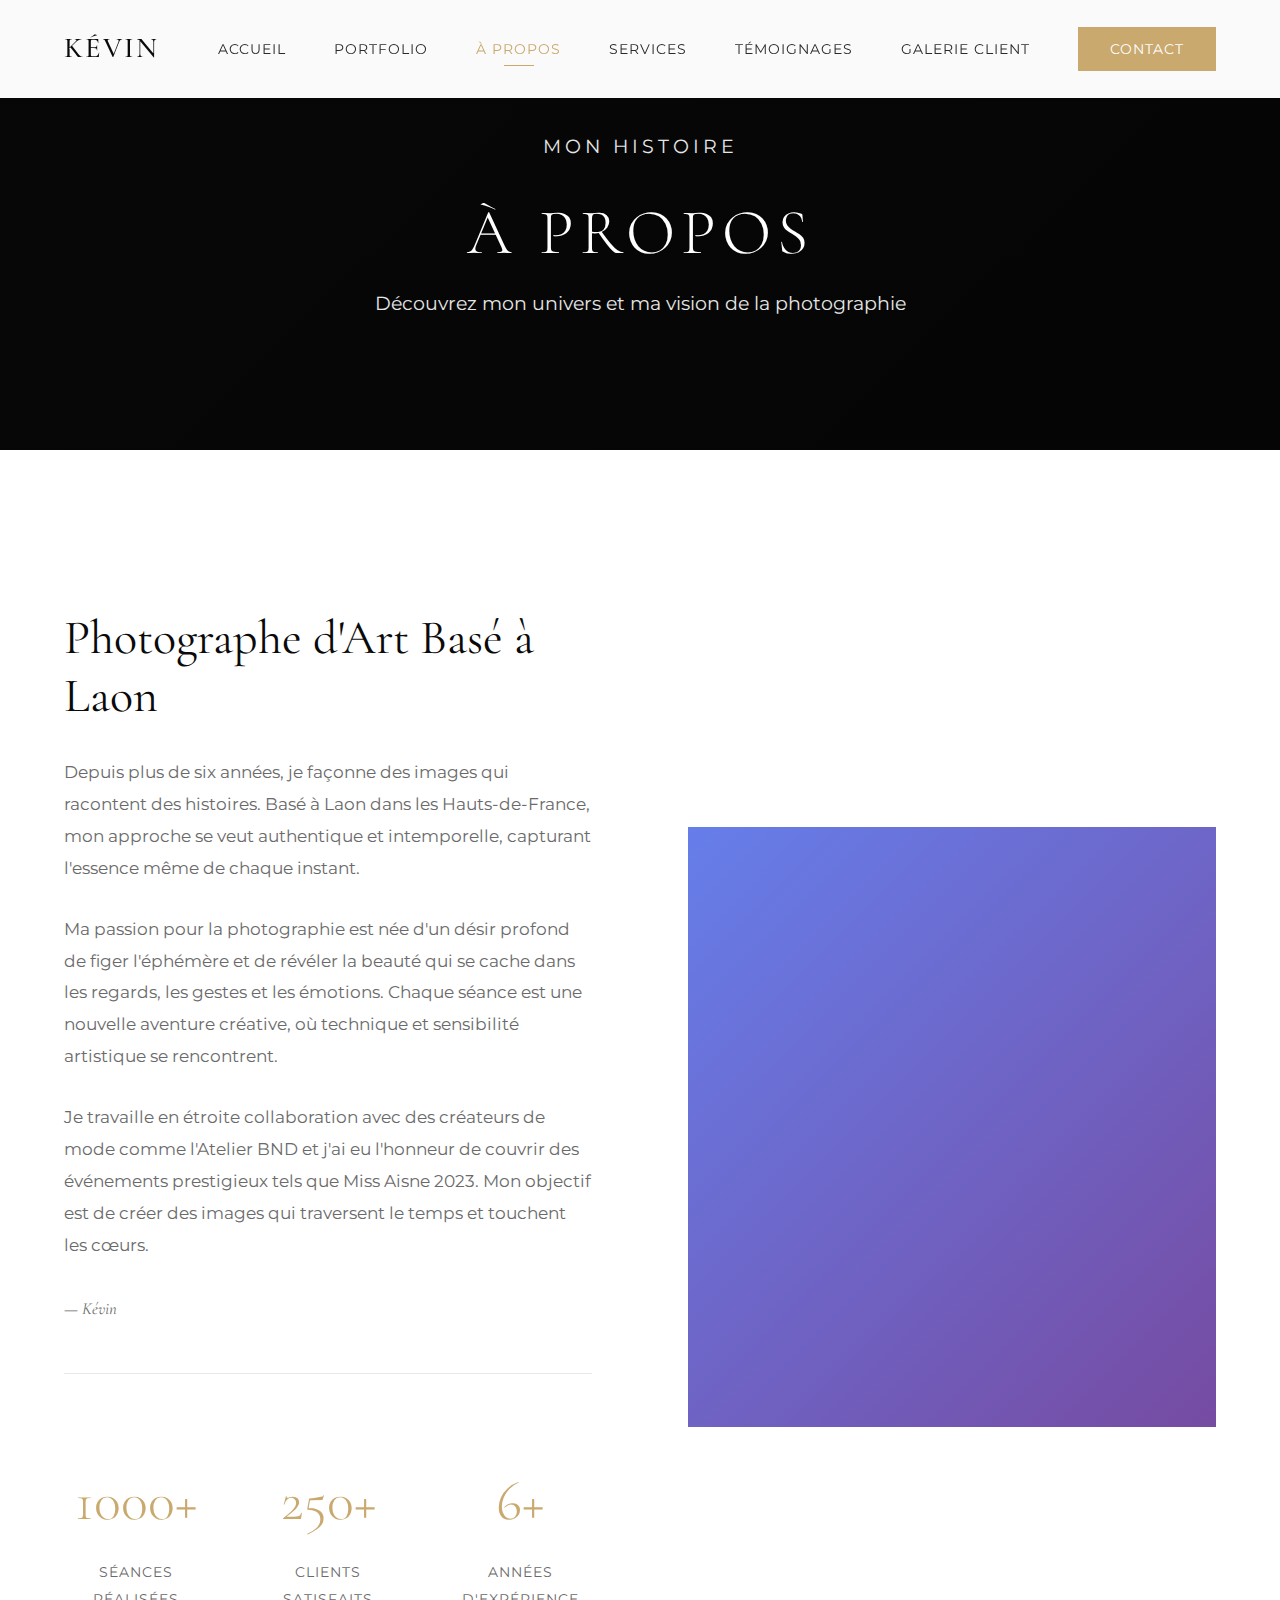
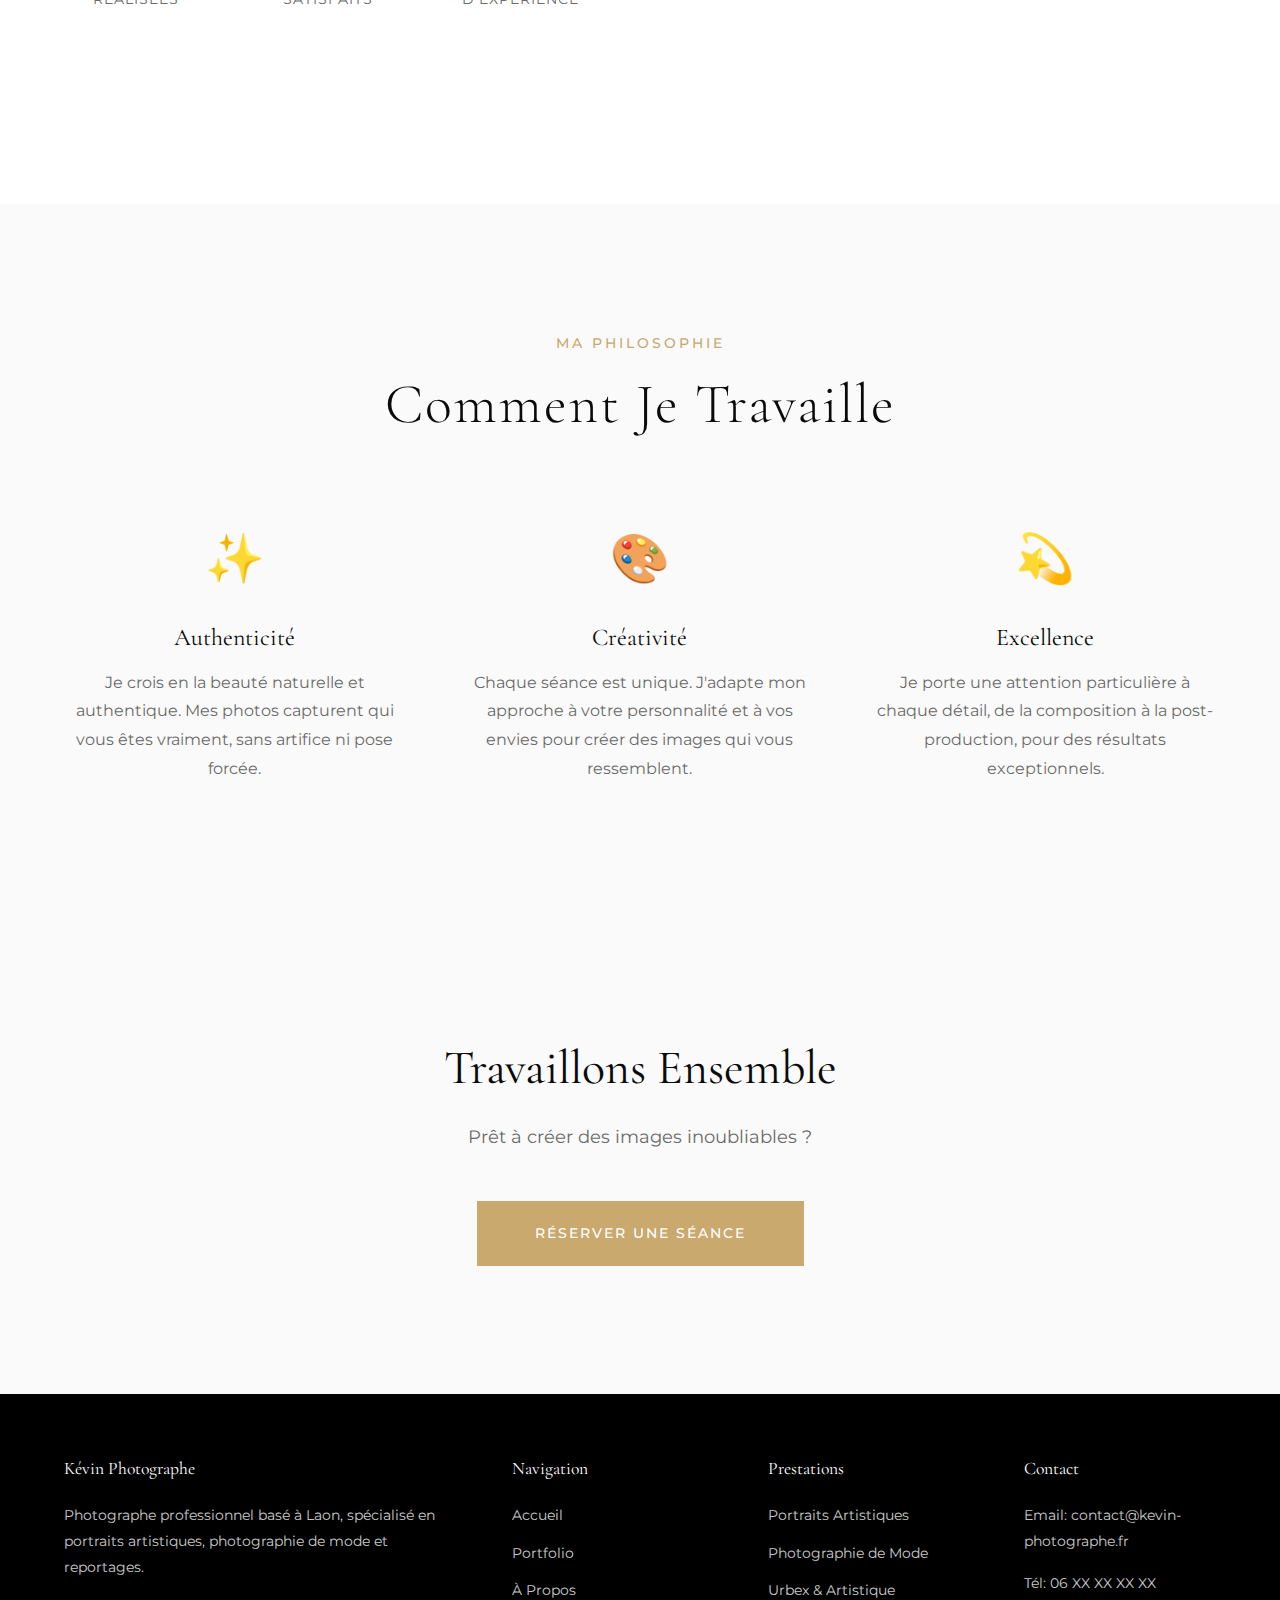
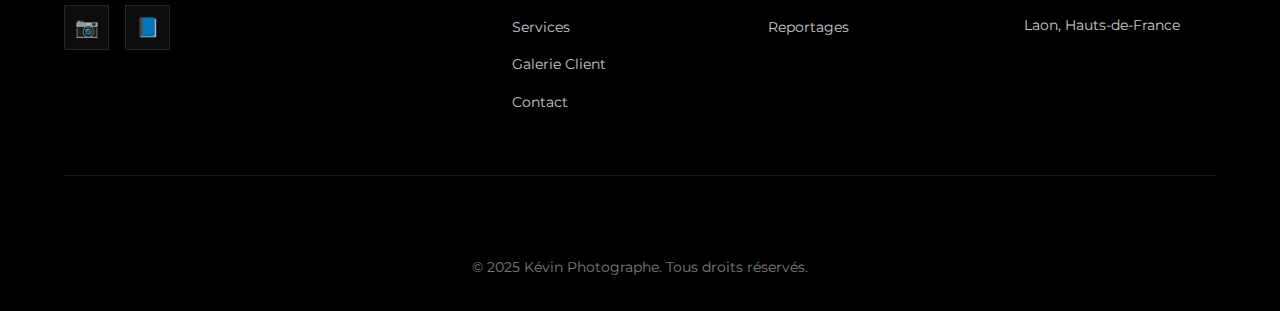
<file: a-propos.html>
<!DOCTYPE html>
<html lang="fr">
<head>
    <meta charset="UTF-8">
    <meta name="viewport" content="width=device-width, initial-scale=1.0">
    <title>À Propos - Kévin Photographe</title>
    <meta name="description" content="Découvrez mon parcours, ma philosophie et mon approche de la photographie artistique.">
    <link rel="preconnect" href="https://fonts.googleapis.com">
    <link rel="preconnect" href="https://fonts.gstatic.com" crossorigin>
    <link href="https://fonts.googleapis.com/css2?family=Cormorant+Garamond:wght@300;400;500;600&family=Montserrat:wght@300;400;500;600;700&display=swap" rel="stylesheet">
    <link rel="stylesheet" href="styles.css">
    <style>
        .about-content {
            display: grid;
            grid-template-columns: 1fr 1fr;
            gap: 6rem;
            align-items: center;
            max-width: 1400px;
            margin: 0 auto;
        }

        .about-text {
            padding: 2rem 0;
        }

        .about-text h2 {
            font-size: 3rem;
            margin-bottom: 2rem;
            color: var(--primary-dark);
        }

        .about-text p {
            font-size: 1.05rem;
            line-height: 1.9;
            color: var(--text-light);
            margin-bottom: 1.8rem;
        }

        .about-signature {
            font-family: 'Cormorant Garamond', serif;
            font-size: 2rem;
            font-style: italic;
            color: var(--accent-gold);
            margin-top: 2rem;
        }

        .about-image {
            position: relative;
            height: 600px;
            overflow: hidden;
            background: linear-gradient(135deg, #667eea 0%, #764ba2 100%);
        }

        .about-image::after {
            content: '';
            position: absolute;
            top: 20px;
            left: 20px;
            right: -20px;
            bottom: -20px;
            border: 2px solid var(--accent-gold);
            z-index: -1;
        }

        .about-stats {
            display: grid;
            grid-template-columns: repeat(3, 1fr);
            gap: 3rem;
            margin-top: 3rem;
            padding-top: 3rem;
            border-top: 1px solid var(--border-light);
        }

        .stat-item {
            text-align: center;
        }

        .stat-number {
            font-family: 'Cormorant Garamond', serif;
            font-size: 3.5rem;
            font-weight: 300;
            color: var(--accent-gold);
            display: block;
            margin-bottom: 0.5rem;
        }

        .stat-label {
            color: var(--text-light);
            font-size: 0.85rem;
            letter-spacing: 1px;
            text-transform: uppercase;
        }

        .philosophy-section {
            background: var(--background-light);
        }

        .philosophy-grid {
            display: grid;
            grid-template-columns: repeat(3, 1fr);
            gap: 4rem;
            margin-top: 4rem;
        }

        .philosophy-card {
            text-align: center;
        }

        .philosophy-icon {
            font-size: 3rem;
            margin-bottom: 1.5rem;
        }

        .philosophy-card h3 {
            font-size: 1.5rem;
            margin-bottom: 1rem;
            color: var(--primary-dark);
        }

        .philosophy-card p {
            color: var(--text-light);
            line-height: 1.8;
        }

        @media (max-width: 968px) {
            .about-content,
            .philosophy-grid {
                grid-template-columns: 1fr;
            }

            .about-image {
                height: 400px;
            }

            .about-stats {
                grid-template-columns: 1fr;
            }
        }
    </style>
</head>
<body>
    <!-- Header -->
    <header id="header">
        <nav>
            <a href="index.html" class="logo">Kévin</a>
            <div class="menu-toggle" id="menuToggle">
                <span></span>
                <span></span>
                <span></span>
            </div>
            <ul class="nav-links" id="navLinks">
                <li><a href="index.html">Accueil</a></li>
                <li><a href="portfolio.html">Portfolio</a></li>
                <li><a href="a-propos.html" class="active">À Propos</a></li>
                <li><a href="services.html">Services</a></li>
                <li><a href="temoignages.html">Témoignages</a></li>
                <li><a href="galerie-client.html">Galerie Client</a></li>
                <li><a href="contact.html" class="cta-nav">Contact</a></li>
            </ul>
        </nav>
    </header>

    <!-- Page Header -->
    <section class="page-header">
        <div>
            <p class="hero-subtitle">Mon Histoire</p>
            <h1>À PROPOS</h1>
            <p>Découvrez mon univers et ma vision de la photographie</p>
        </div>
    </section>

    <!-- About Section -->
    <section>
        <div class="about-content">
            <div class="about-text">
                <h2>Photographe d'Art Basé à Laon</h2>
                <p>Depuis plus de six années, je façonne des images qui racontent des histoires. Basé à Laon dans les Hauts-de-France, mon approche se veut authentique et intemporelle, capturant l'essence même de chaque instant.</p>
                
                <p>Ma passion pour la photographie est née d'un désir profond de figer l'éphémère et de révéler la beauté qui se cache dans les regards, les gestes et les émotions. Chaque séance est une nouvelle aventure créative, où technique et sensibilité artistique se rencontrent.</p>
                
                <p>Je travaille en étroite collaboration avec des créateurs de mode comme l'Atelier BND et j'ai eu l'honneur de couvrir des événements prestigieux tels que Miss Aisne 2023. Mon objectif est de créer des images qui traversent le temps et touchent les cœurs.</p>
                
                <p class="about-signature">— Kévin</p>
                
                <div class="about-stats">
                    <div class="stat-item">
                        <span class="stat-number">1000+</span>
                        <span class="stat-label">Séances Réalisées</span>
                    </div>
                    <div class="stat-item">
                        <span class="stat-number">250+</span>
                        <span class="stat-label">Clients Satisfaits</span>
                    </div>
                    <div class="stat-item">
                        <span class="stat-number">6+</span>
                        <span class="stat-label">Années d'Expérience</span>
                    </div>
                </div>
            </div>
            
            <div class="about-image"></div>
        </div>
    </section>

    <!-- Philosophy Section -->
    <section class="philosophy-section">
        <div class="section-header">
            <p class="section-label">Ma Philosophie</p>
            <h2 class="section-title">Comment Je Travaille</h2>
        </div>

        <div class="philosophy-grid">
            <div class="philosophy-card">
                <div class="philosophy-icon">✨</div>
                <h3>Authenticité</h3>
                <p>Je crois en la beauté naturelle et authentique. Mes photos capturent qui vous êtes vraiment, sans artifice ni pose forcée.</p>
            </div>

            <div class="philosophy-card">
                <div class="philosophy-icon">🎨</div>
                <h3>Créativité</h3>
                <p>Chaque séance est unique. J'adapte mon approche à votre personnalité et à vos envies pour créer des images qui vous ressemblent.</p>
            </div>

            <div class="philosophy-card">
                <div class="philosophy-icon">💫</div>
                <h3>Excellence</h3>
                <p>Je porte une attention particulière à chaque détail, de la composition à la post-production, pour des résultats exceptionnels.</p>
            </div>
        </div>
    </section>

    <!-- CTA Section -->
    <section class="cta-section">
        <div class="cta-content">
            <h2>Travaillons Ensemble</h2>
            <p>Prêt à créer des images inoubliables ?</p>
            <a href="contact.html" class="cta-button">Réserver une séance</a>
        </div>
    </section>

    <!-- Footer -->
    <footer>
        <div class="footer-content">
            <div class="footer-section">
                <h3>Kévin Photographe</h3>
                <p>Photographe professionnel basé à Laon, spécialisé en portraits artistiques, photographie de mode et reportages.</p>
                <div class="social-links">
                    <a href="#" title="Instagram">📷</a>
                    <a href="#" title="Facebook">📘</a>
                </div>
            </div>

            <div class="footer-section">
                <h3>Navigation</h3>
                <a href="index.html">Accueil</a>
                <a href="portfolio.html">Portfolio</a>
                <a href="a-propos.html">À Propos</a>
                <a href="services.html">Services</a>
                <a href="galerie-client.html">Galerie Client</a>
                <a href="contact.html">Contact</a>
            </div>

            <div class="footer-section">
                <h3>Prestations</h3>
                <a href="services.html#portraits">Portraits Artistiques</a>
                <a href="services.html#mode">Photographie de Mode</a>
                <a href="services.html#urbex">Urbex & Artistique</a>
                <a href="services.html#reportages">Reportages</a>
            </div>

            <div class="footer-section">
                <h3>Contact</h3>
                <p>Email: contact@kevin-photographe.fr</p>
                <p>Tél: 06 XX XX XX XX</p>
                <p>Laon, Hauts-de-France</p>
            </div>
        </div>

        <div class="footer-bottom">
            <p>&copy; 2025 Kévin Photographe. Tous droits réservés.</p>
        </div>
    </footer>

    <script src="script.js"></script>
</body>
</html>
</file>
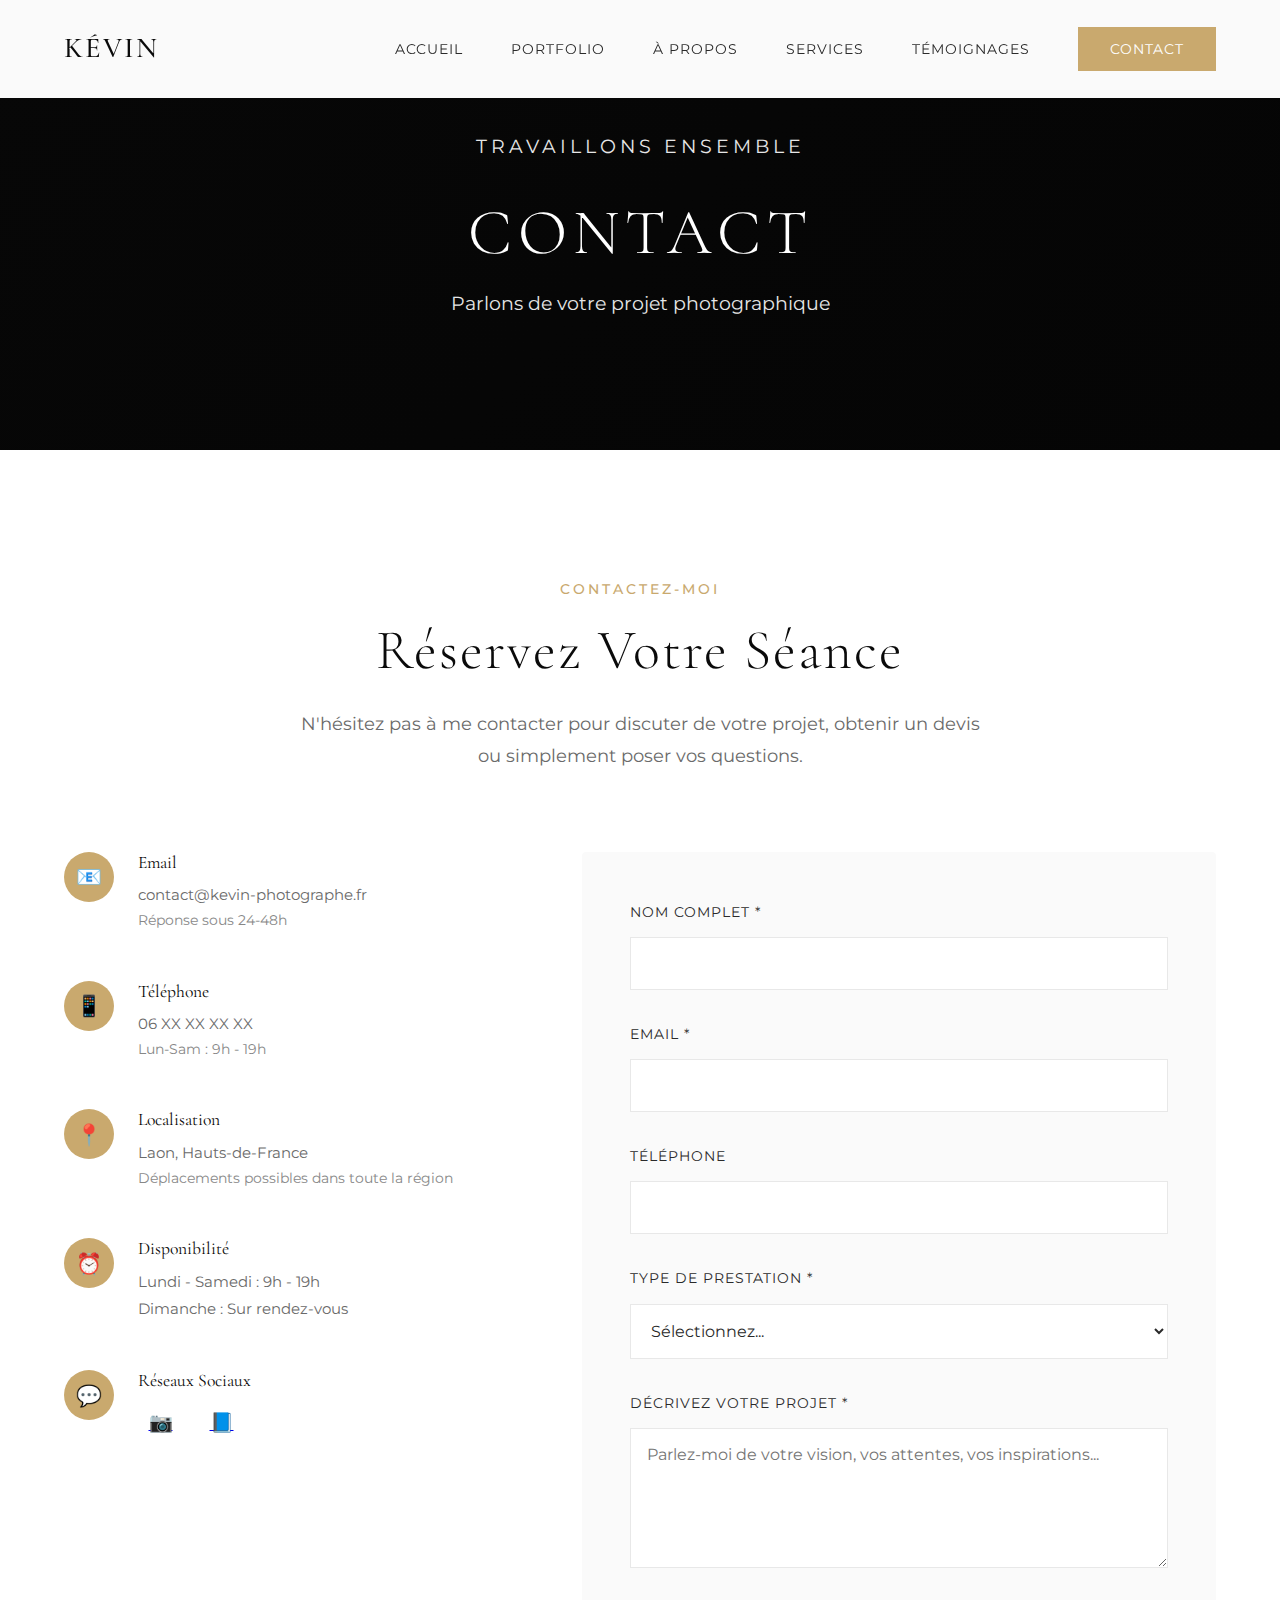
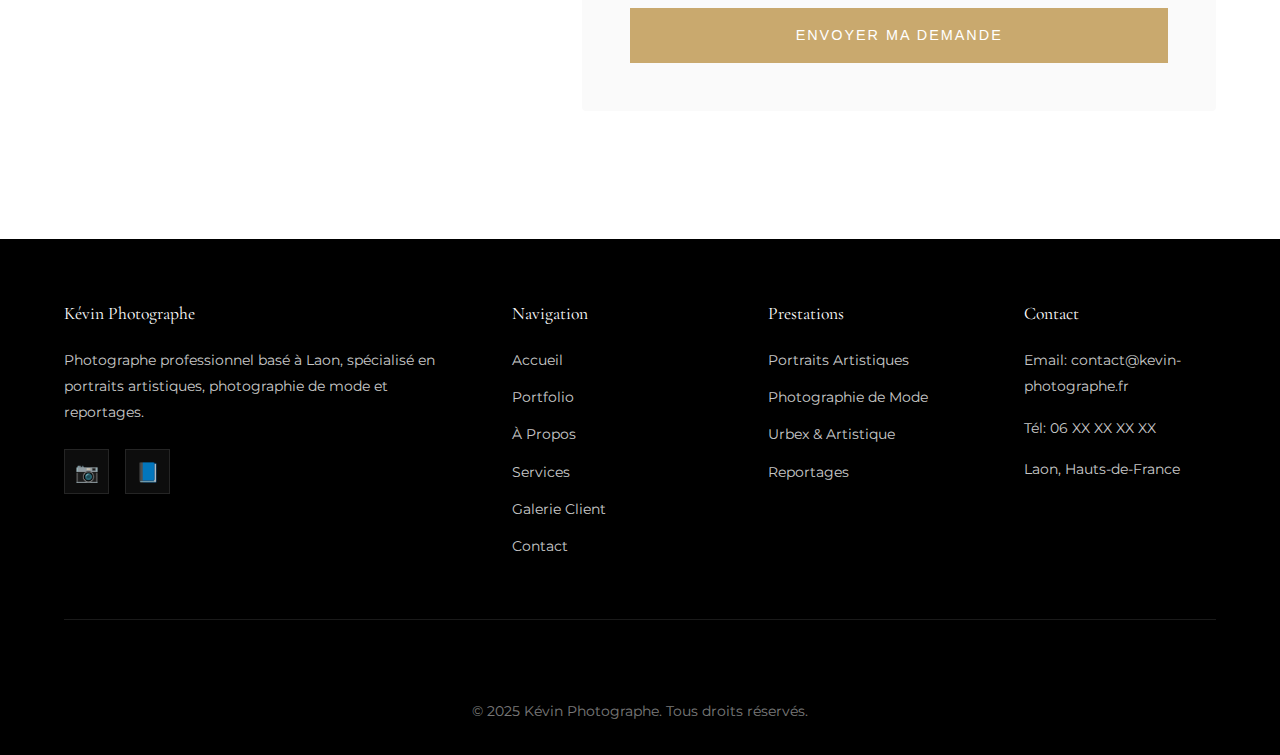
<file: contact.html>
<!DOCTYPE html>
<html lang="fr">
<head>
    <meta charset="UTF-8">
    <meta name="viewport" content="width=device-width, initial-scale=1.0">
    <title>Contact - Kévin Photographe</title>
    <meta name="description" content="Contactez-moi pour réserver une séance photo ou discuter de votre projet.">
    <link rel="preconnect" href="https://fonts.googleapis.com">
    <link rel="preconnect" href="https://fonts.gstatic.com" crossorigin>
    <link href="https://fonts.googleapis.com/css2?family=Cormorant+Garamond:wght@300;400;500;600&family=Montserrat:wght@300;400;500;600;700&display=swap" rel="stylesheet">
    <link rel="stylesheet" href="styles.css">
    <style>
        .contact-container {
            display: grid;
            grid-template-columns: 1fr 1.5fr;
            gap: 6rem;
            margin-top: 4rem;
            max-width: 1400px;
            margin-left: auto;
            margin-right: auto;
        }

        .contact-info {
            display: flex;
            flex-direction: column;
            gap: 3rem;
        }

        .contact-item {
            display: flex;
            align-items: flex-start;
            gap: 1.5rem;
        }

        .contact-icon {
            width: 50px;
            height: 50px;
            background: var(--accent-gold);
            border-radius: 50%;
            display: flex;
            align-items: center;
            justify-content: center;
            font-size: 1.3rem;
            flex-shrink: 0;
            color: white;
        }

        .contact-details h3 {
            font-size: 1.1rem;
            margin-bottom: 0.5rem;
            font-weight: 400;
            color: var(--primary-dark);
        }

        .contact-details p {
            color: var(--text-light);
            font-size: 0.95rem;
            line-height: 1.8;
        }

        .contact-form {
            background: var(--background-light);
            padding: 3rem;
            border-radius: 4px;
        }

        .form-group {
            margin-bottom: 2rem;
        }

        .form-group label {
            display: block;
            margin-bottom: 0.8rem;
            font-weight: 400;
            font-size: 0.9rem;
            letter-spacing: 1px;
            text-transform: uppercase;
            color: var(--text-dark);
        }

        .form-group input,
        .form-group select,
        .form-group textarea {
            width: 100%;
            padding: 1rem;
            background: white;
            border: 1px solid var(--border-light);
            color: var(--text-dark);
            font-family: inherit;
            font-size: 1rem;
            transition: all 0.3s ease;
        }

        .form-group input:focus,
        .form-group select:focus,
        .form-group textarea:focus {
            outline: none;
            border-color: var(--accent-gold);
        }

        .form-group textarea {
            resize: vertical;
            min-height: 140px;
        }

        .submit-btn {
            width: 100%;
            padding: 1.2rem;
            background: var(--accent-gold);
            color: white;
            border: none;
            font-size: 0.9rem;
            font-weight: 500;
            letter-spacing: 2px;
            text-transform: uppercase;
            cursor: pointer;
            transition: all 0.3s ease;
        }

        .submit-btn:hover {
            background: var(--accent-gold-dark);
            transform: translateY(-2px);
            box-shadow: 0 10px 30px rgba(201, 169, 110, 0.3);
        }

        @media (max-width: 968px) {
            .contact-container {
                grid-template-columns: 1fr;
                gap: 3rem;
            }

            .contact-form {
                padding: 2rem;
            }
        }
    </style>
</head>
<body>
    <!-- Header -->
    <header id="header">
        <nav>
            <a href="index.html" class="logo">Kévin</a>
            <div class="menu-toggle" id="menuToggle">
                <span></span>
                <span></span>
                <span></span>
            </div>
            <ul class="nav-links" id="navLinks">
                <li><a href="index.html">Accueil</a></li>
                <li><a href="portfolio.html">Portfolio</a></li>
                <li><a href="a-propos.html">À Propos</a></li>
                <li><a href="services.html">Services</a></li>
                <li><a href="temoignages.html">Témoignages</a></li>
                <li><a href="contact.html" class="active cta-nav">Contact</a></li>
            </ul>
        </nav>
    </header>

    <!-- Page Header -->
    <section class="page-header">
        <div>
            <p class="hero-subtitle">Travaillons Ensemble</p>
            <h1>CONTACT</h1>
            <p>Parlons de votre projet photographique</p>
        </div>
    </section>

    <!-- Contact Section -->
    <section>
        <div class="section-header">
            <p class="section-label">Contactez-Moi</p>
            <h2 class="section-title">Réservez Votre Séance</h2>
            <p class="section-subtitle">N'hésitez pas à me contacter pour discuter de votre projet, obtenir un devis ou simplement poser vos questions.</p>
        </div>
        
        <div class="contact-container">
            <div class="contact-info">
                <div class="contact-item">
                    <div class="contact-icon">📧</div>
                    <div class="contact-details">
                        <h3>Email</h3>
                        <p>contact@kevin-photographe.fr</p>
                        <p style="font-size: 0.85rem; opacity: 0.8;">Réponse sous 24-48h</p>
                    </div>
                </div>
                
                <div class="contact-item">
                    <div class="contact-icon">📱</div>
                    <div class="contact-details">
                        <h3>Téléphone</h3>
                        <p>06 XX XX XX XX</p>
                        <p style="font-size: 0.85rem; opacity: 0.8;">Lun-Sam : 9h - 19h</p>
                    </div>
                </div>
                
                <div class="contact-item">
                    <div class="contact-icon">📍</div>
                    <div class="contact-details">
                        <h3>Localisation</h3>
                        <p>Laon, Hauts-de-France</p>
                        <p style="font-size: 0.85rem; opacity: 0.8;">Déplacements possibles dans toute la région</p>
                    </div>
                </div>

                <div class="contact-item">
                    <div class="contact-icon">⏰</div>
                    <div class="contact-details">
                        <h3>Disponibilité</h3>
                        <p>Lundi - Samedi : 9h - 19h<br>Dimanche : Sur rendez-vous</p>
                    </div>
                </div>

                <div class="contact-item">
                    <div class="contact-icon">💬</div>
                    <div class="contact-details">
                        <h3>Réseaux Sociaux</h3>
                        <div class="social-links" style="margin-top: 0.5rem;">
                            <a href="#" title="Instagram">📷</a>
                            <a href="#" title="Facebook">📘</a>
                        </div>
                    </div>
                </div>
            </div>
            
            <div class="contact-form">
                <form id="bookingForm">
                    <div class="form-group">
                        <label for="name">Nom complet *</label>
                        <input type="text" id="name" name="name" required>
                    </div>
                    
                    <div class="form-group">
                        <label for="email">Email *</label>
                        <input type="email" id="email" name="email" required>
                    </div>
                    
                    <div class="form-group">
                        <label for="phone">Téléphone</label>
                        <input type="tel" id="phone" name="phone">
                    </div>
                    
                    <div class="form-group">
                        <label for="service">Type de prestation *</label>
                        <select id="service" name="service" required>
                            <option value="">Sélectionnez...</option>
                            <option value="portrait">Portrait Artistique</option>
                            <option value="mode">Photographie de Mode</option>
                            <option value="urbex">Urbex & Artistique</option>
                            <option value="evenement">Reportage Événement</option>
                            <option value="autre">Autre Projet</option>
                        </select>
                    </div>
                    
                    <div class="form-group">
                        <label for="message">Décrivez votre projet *</label>
                        <textarea id="message" name="message" required placeholder="Parlez-moi de votre vision, vos attentes, vos inspirations..."></textarea>
                    </div>
                    
                    <button type="submit" class="submit-btn">Envoyer ma demande</button>
                </form>
            </div>
        </div>
    </section>

    <!-- Footer -->
    <footer>
        <div class="footer-content">
            <div class="footer-section">
                <h3>Kévin Photographe</h3>
                <p>Photographe professionnel basé à Laon, spécialisé en portraits artistiques, photographie de mode et reportages.</p>
                <div class="social-links">
                    <a href="#" title="Instagram">📷</a>
                    <a href="#" title="Facebook">📘</a>
                </div>
            </div>

            <div class="footer-section">
                <h3>Navigation</h3>
                <a href="index.html">Accueil</a>
                <a href="portfolio.html">Portfolio</a>
                <a href="a-propos.html">À Propos</a>
                <a href="services.html">Services</a>
                <a href="galerie-client.html">Galerie Client</a>
                <a href="contact.html">Contact</a>
            </div>

            <div class="footer-section">
                <h3>Prestations</h3>
                <a href="services.html#portraits">Portraits Artistiques</a>
                <a href="services.html#mode">Photographie de Mode</a>
                <a href="services.html#urbex">Urbex & Artistique</a>
                <a href="services.html#reportages">Reportages</a>
            </div>

            <div class="footer-section">
                <h3>Contact</h3>
                <p>Email: contact@kevin-photographe.fr</p>
                <p>Tél: 06 XX XX XX XX</p>
                <p>Laon, Hauts-de-France</p>
            </div>
        </div>

        <div class="footer-bottom">
            <p>&copy; 2025 Kévin Photographe. Tous droits réservés.</p>
        </div>
    </footer>

    <script src="script.js"></script>
</body>
</html>
</file>
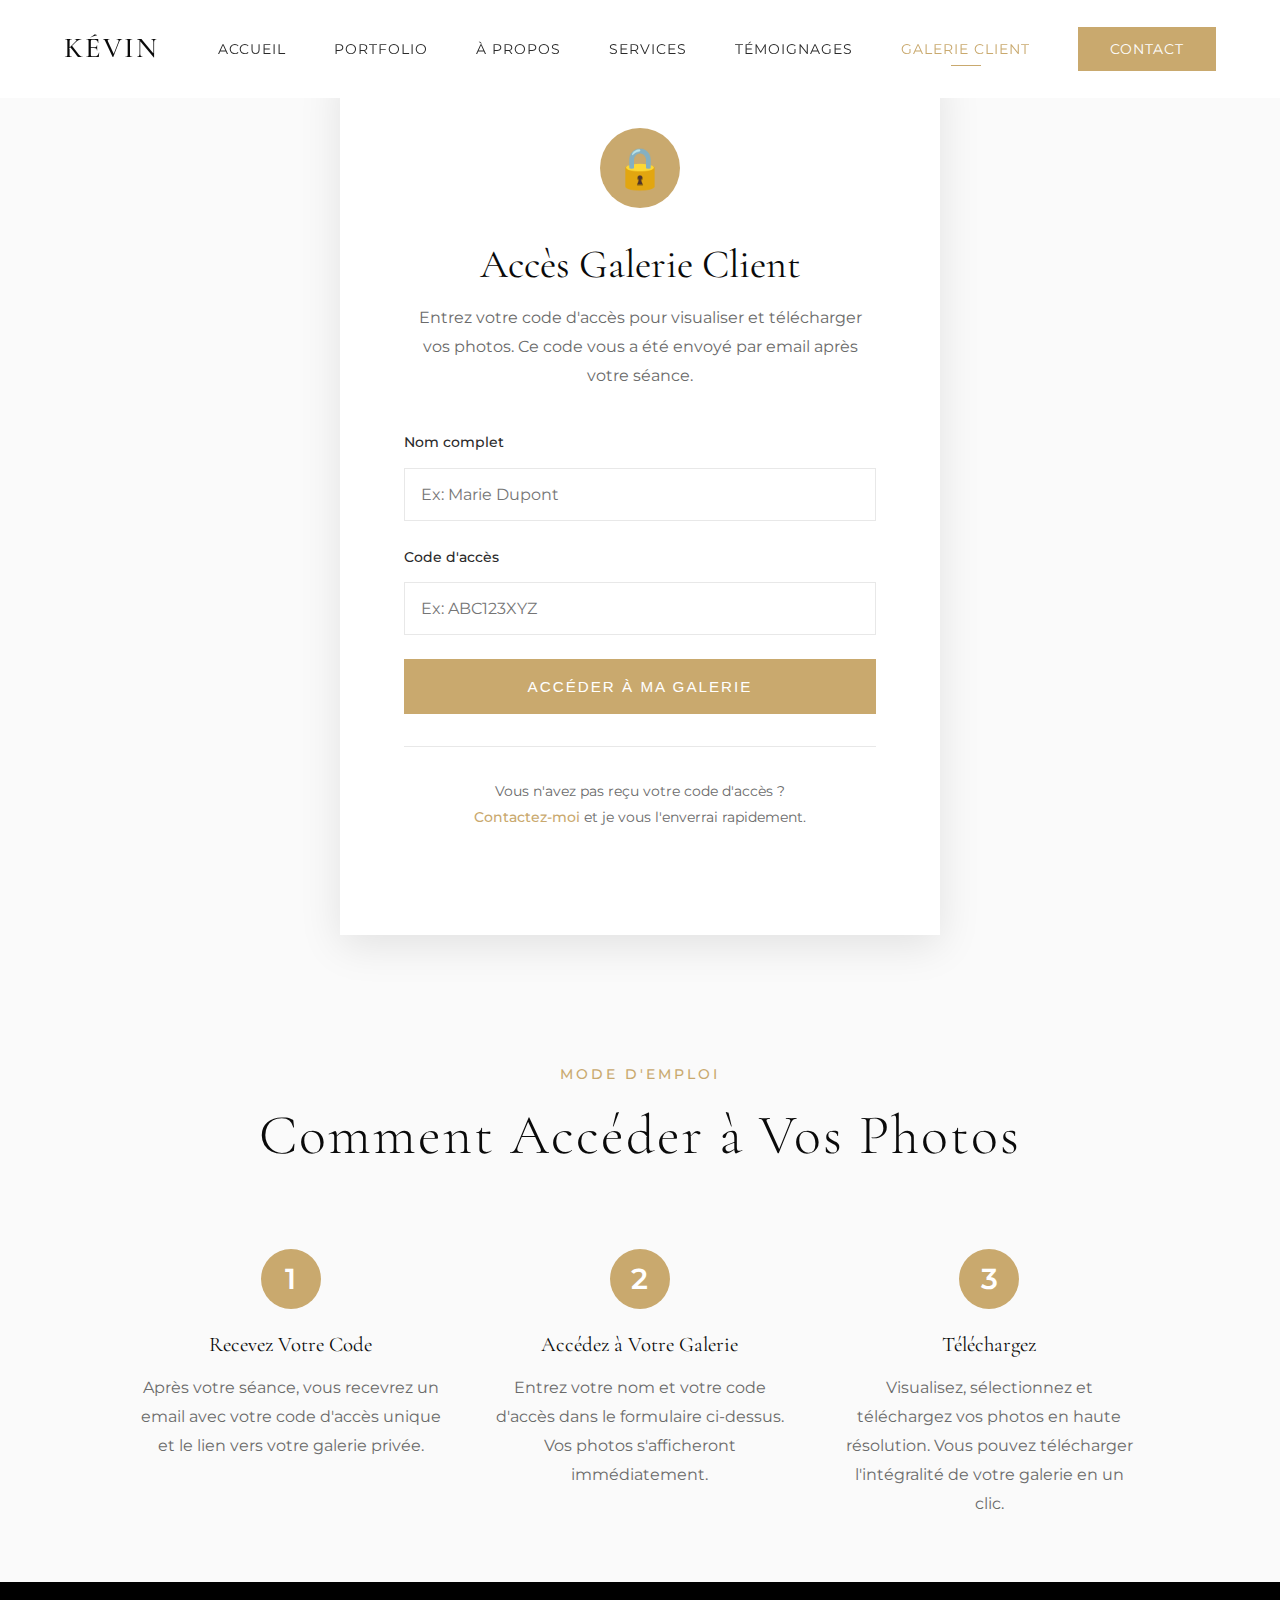
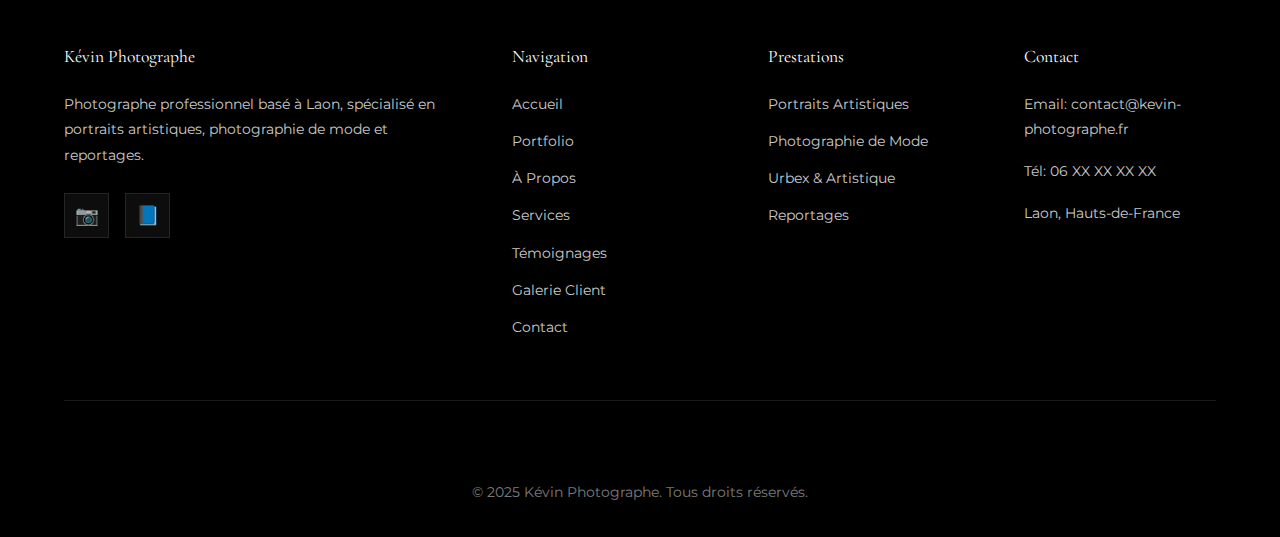
<file: galerie-client.html>
<!DOCTYPE html>
<html lang="fr">
<head>
    <meta charset="UTF-8">
    <meta name="viewport" content="width=device-width, initial-scale=1.0">
    <title>Galerie Client - Kévin Photographe</title>
    <meta name="description" content="Accédez à vos photos et téléchargez votre galerie privée.">
    <link rel="preconnect" href="https://fonts.googleapis.com">
    <link rel="preconnect" href="https://fonts.gstatic.com" crossorigin>
    <link href="https://fonts.googleapis.com/css2?family=Cormorant+Garamond:wght@300;400;500;600&family=Montserrat:wght@300;400;500;600;700&display=swap" rel="stylesheet">
    <link rel="stylesheet" href="styles.css">
    <style>
        /* Gallery Access Styles */
        .access-section {
            min-height: 80vh;
            display: flex;
            align-items: center;
            justify-content: center;
            background: var(--background-light);
            padding: 4rem 2rem;
        }

        .access-container {
            max-width: 600px;
            width: 100%;
            background: white;
            padding: 4rem;
            box-shadow: 0 10px 40px rgba(0,0,0,0.1);
            text-align: center;
        }

        .access-icon {
            width: 80px;
            height: 80px;
            background: var(--accent-gold);
            border-radius: 50%;
            display: flex;
            align-items: center;
            justify-content: center;
            font-size: 2.5rem;
            color: white;
            margin: 0 auto 2rem;
        }

        .access-container h1 {
            font-size: 2.5rem;
            margin-bottom: 1rem;
            color: var(--primary-dark);
        }

        .access-container p {
            color: var(--text-light);
            margin-bottom: 2.5rem;
            line-height: 1.8;
        }

        .access-form {
            text-align: left;
        }

        .form-group {
            margin-bottom: 1.5rem;
        }

        .form-group label {
            display: block;
            margin-bottom: 0.8rem;
            font-weight: 500;
            color: var(--text-dark);
            font-size: 0.9rem;
        }

        .form-group input {
            width: 100%;
            padding: 1rem;
            border: 1px solid var(--border-light);
            font-size: 1rem;
            transition: all 0.3s ease;
            font-family: inherit;
        }

        .form-group input:focus {
            outline: none;
            border-color: var(--accent-gold);
            box-shadow: 0 0 0 3px rgba(201, 169, 110, 0.1);
        }

        .access-btn {
            width: 100%;
            padding: 1.2rem;
            background: var(--accent-gold);
            color: white;
            border: none;
            font-size: 0.95rem;
            font-weight: 500;
            letter-spacing: 2px;
            text-transform: uppercase;
            cursor: pointer;
            transition: all 0.3s ease;
        }

        .access-btn:hover {
            background: var(--accent-gold-dark);
            transform: translateY(-2px);
            box-shadow: 0 10px 30px rgba(201, 169, 110, 0.3);
        }

        .error-message {
            background: #fee;
            color: #c33;
            padding: 1rem;
            margin-bottom: 1.5rem;
            border-left: 4px solid #c33;
            display: none;
        }

        .help-text {
            margin-top: 2rem;
            padding-top: 2rem;
            border-top: 1px solid var(--border-light);
            font-size: 0.9rem;
            color: var(--text-light);
        }

        .help-text a {
            color: var(--accent-gold);
            text-decoration: none;
            font-weight: 500;
        }

        .help-text a:hover {
            text-decoration: underline;
        }

        /* Gallery View */
        .gallery-view {
            display: none;
        }

        .gallery-header {
            background: var(--primary-dark);
            color: white;
            padding: 3rem 4rem;
            text-align: center;
        }

        .gallery-header h1 {
            font-size: 3rem;
            margin-bottom: 1rem;
            color: white;
        }

        .gallery-info {
            display: flex;
            gap: 3rem;
            justify-content: center;
            align-items: center;
            margin-top: 2rem;
            flex-wrap: wrap;
        }

        .gallery-info-item {
            display: flex;
            align-items: center;
            gap: 0.8rem;
        }

        .info-icon {
            width: 40px;
            height: 40px;
            background: var(--accent-gold);
            border-radius: 50%;
            display: flex;
            align-items: center;
            justify-content: center;
            font-size: 1.2rem;
        }

        .gallery-tools {
            background: white;
            padding: 2rem 4rem;
            border-bottom: 1px solid var(--border-light);
            display: flex;
            justify-content: space-between;
            align-items: center;
            flex-wrap: wrap;
            gap: 1.5rem;
        }

        .view-toggle {
            display: flex;
            gap: 0.5rem;
        }

        .view-btn {
            padding: 0.8rem 1.5rem;
            background: transparent;
            border: 1px solid var(--border-light);
            cursor: pointer;
            transition: all 0.3s ease;
            font-size: 1.2rem;
        }

        .view-btn.active {
            background: var(--accent-gold);
            border-color: var(--accent-gold);
            color: white;
        }

        .download-all-btn {
            padding: 0.8rem 2rem;
            background: var(--accent-gold);
            color: white;
            border: none;
            cursor: pointer;
            font-weight: 500;
            letter-spacing: 1px;
            transition: all 0.3s ease;
            display: flex;
            align-items: center;
            gap: 0.8rem;
        }

        .download-all-btn:hover {
            background: var(--accent-gold-dark);
            transform: translateY(-2px);
        }

        .gallery-grid {
            display: grid;
            grid-template-columns: repeat(4, 1fr);
            gap: 1.5rem;
            padding: 4rem;
            max-width: 1600px;
            margin: 0 auto;
        }

        .gallery-grid.list-view {
            grid-template-columns: 1fr;
        }

        .photo-item {
            position: relative;
            aspect-ratio: 3/4;
            background: #f5f5f5;
            overflow: hidden;
            cursor: pointer;
            transition: all 0.3s ease;
        }

        .gallery-grid.list-view .photo-item {
            aspect-ratio: auto;
            display: flex;
            align-items: center;
            gap: 2rem;
            padding: 1.5rem;
            border: 1px solid var(--border-light);
        }

        .photo-item:hover {
            transform: translateY(-5px);
            box-shadow: 0 10px 30px rgba(0,0,0,0.15);
        }

        .photo-item img {
            width: 100%;
            height: 100%;
            object-fit: cover;
        }

        .gallery-grid.list-view .photo-item img {
            width: 150px;
            height: 150px;
            object-fit: cover;
        }

        .photo-overlay {
            position: absolute;
            top: 0;
            left: 0;
            right: 0;
            bottom: 0;
            background: rgba(0,0,0,0.8);
            display: flex;
            align-items: center;
            justify-content: center;
            opacity: 0;
            transition: opacity 0.3s ease;
        }

        .photo-item:hover .photo-overlay {
            opacity: 1;
        }

        .photo-actions {
            display: flex;
            gap: 1rem;
        }

        .photo-action-btn {
            width: 50px;
            height: 50px;
            background: white;
            border: none;
            border-radius: 50%;
            display: flex;
            align-items: center;
            justify-content: center;
            cursor: pointer;
            font-size: 1.3rem;
            transition: all 0.3s ease;
        }

        .photo-action-btn:hover {
            background: var(--accent-gold);
            color: white;
            transform: scale(1.1);
        }

        .photo-info {
            flex: 1;
        }

        .gallery-grid.list-view .photo-info h3 {
            font-size: 1.2rem;
            margin-bottom: 0.5rem;
            color: var(--primary-dark);
        }

        .gallery-grid.list-view .photo-info p {
            color: var(--text-light);
            font-size: 0.9rem;
        }

        .photo-checkbox {
            width: 24px;
            height: 24px;
            cursor: pointer;
        }

        .gallery-footer {
            background: var(--background-light);
            padding: 3rem 4rem;
            text-align: center;
        }

        .gallery-footer h3 {
            font-size: 1.8rem;
            margin-bottom: 1rem;
            color: var(--primary-dark);
        }

        .gallery-footer p {
            color: var(--text-light);
            margin-bottom: 2rem;
        }

        .logout-btn {
            padding: 0.8rem 2rem;
            background: transparent;
            border: 1px solid var(--border-light);
            cursor: pointer;
            font-weight: 500;
            transition: all 0.3s ease;
        }

        .logout-btn:hover {
            border-color: var(--text-dark);
            color: var(--text-dark);
        }

        /* Instructions Section */
        .instructions {
            background: var(--background-light);
            padding: 4rem;
        }

        .instructions-container {
            max-width: 1000px;
            margin: 0 auto;
        }

        .instruction-steps {
            display: grid;
            grid-template-columns: repeat(3, 1fr);
            gap: 3rem;
            margin-top: 3rem;
        }

        .instruction-step {
            text-align: center;
        }

        .step-number {
            width: 60px;
            height: 60px;
            background: var(--accent-gold);
            color: white;
            border-radius: 50%;
            display: flex;
            align-items: center;
            justify-content: center;
            font-size: 1.8rem;
            font-weight: 600;
            margin: 0 auto 1.5rem;
        }

        .instruction-step h3 {
            font-size: 1.3rem;
            margin-bottom: 1rem;
            color: var(--primary-dark);
        }

        .instruction-step p {
            color: var(--text-light);
            line-height: 1.8;
        }

        /* Responsive */
        @media (max-width: 1200px) {
            .gallery-grid {
                grid-template-columns: repeat(3, 1fr);
            }
        }

        @media (max-width: 968px) {
            .gallery-grid {
                grid-template-columns: repeat(2, 1fr);
                padding: 2rem;
            }

            .access-container {
                padding: 3rem 2rem;
            }

            .gallery-tools {
                padding: 1.5rem 2rem;
            }

            .gallery-header {
                padding: 2rem;
            }

            .instruction-steps {
                grid-template-columns: 1fr;
            }
        }

        @media (max-width: 600px) {
            .gallery-grid {
                grid-template-columns: 1fr;
            }

            .access-container {
                padding: 2rem 1.5rem;
            }

            .gallery-info {
                flex-direction: column;
                gap: 1rem;
            }
        }
    </style>
</head>
<body>
    <!-- Header -->
    <header id="header">
        <nav>
            <a href="index.html" class="logo">Kévin</a>
            <div class="menu-toggle" id="menuToggle">
                <span></span>
                <span></span>
                <span></span>
            </div>
            <ul class="nav-links" id="navLinks">
                <li><a href="index.html">Accueil</a></li>
                <li><a href="portfolio.html">Portfolio</a></li>
                <li><a href="a-propos.html">À Propos</a></li>
                <li><a href="services.html">Services</a></li>
                <li><a href="temoignages.html">Témoignages</a></li>
                <li><a href="galerie-client.html" class="active">Galerie Client</a></li>
                <li><a href="contact.html" class="cta-nav">Contact</a></li>
            </ul>
        </nav>
    </header>

    <!-- Access Section -->
    <section class="access-section" id="accessSection">
        <div class="access-container">
            <div class="access-icon">🔒</div>
            <h1>Accès Galerie Client</h1>
            <p>Entrez votre code d'accès pour visualiser et télécharger vos photos. Ce code vous a été envoyé par email après votre séance.</p>

            <div class="error-message" id="errorMessage">
                Code d'accès invalide. Veuillez vérifier et réessayer.
            </div>

            <form class="access-form" id="accessForm">
                <div class="form-group">
                    <label for="clientName">Nom complet</label>
                    <input type="text" id="clientName" placeholder="Ex: Marie Dupont" required>
                </div>

                <div class="form-group">
                    <label for="accessCode">Code d'accès</label>
                    <input type="text" id="accessCode" placeholder="Ex: ABC123XYZ" required>
                </div>

                <button type="submit" class="access-btn">Accéder à ma galerie</button>
            </form>

            <div class="help-text">
                <p>Vous n'avez pas reçu votre code d'accès ?<br>
                <a href="contact.html">Contactez-moi</a> et je vous l'enverrai rapidement.</p>
            </div>
        </div>
    </section>

    <!-- Instructions Section -->
    <section class="instructions">
        <div class="instructions-container">
            <div class="section-header">
                <p class="section-label">Mode d'Emploi</p>
                <h2 class="section-title">Comment Accéder à Vos Photos</h2>
            </div>

            <div class="instruction-steps">
                <div class="instruction-step">
                    <div class="step-number">1</div>
                    <h3>Recevez Votre Code</h3>
                    <p>Après votre séance, vous recevrez un email avec votre code d'accès unique et le lien vers votre galerie privée.</p>
                </div>

                <div class="instruction-step">
                    <div class="step-number">2</div>
                    <h3>Accédez à Votre Galerie</h3>
                    <p>Entrez votre nom et votre code d'accès dans le formulaire ci-dessus. Vos photos s'afficheront immédiatement.</p>
                </div>

                <div class="instruction-step">
                    <div class="step-number">3</div>
                    <h3>Téléchargez</h3>
                    <p>Visualisez, sélectionnez et téléchargez vos photos en haute résolution. Vous pouvez télécharger l'intégralité de votre galerie en un clic.</p>
                </div>
            </div>
        </div>
    </section>

    <!-- Gallery View (Hidden by default) -->
    <div class="gallery-view" id="galleryView">
        <!-- Gallery Header -->
        <div class="gallery-header">
            <h1>Votre Galerie Photo</h1>
            <p id="clientNameDisplay">Bienvenue !</p>
            <div class="gallery-info">
                <div class="gallery-info-item">
                    <div class="info-icon">📸</div>
                    <div>
                        <strong id="photoCount">0</strong> photos<br>
                        <span style="font-size: 0.9rem; opacity: 0.8;">Haute résolution</span>
                    </div>
                </div>
                <div class="gallery-info-item">
                    <div class="info-icon">📅</div>
                    <div>
                        <strong id="sessionDate">--/--/----</strong><br>
                        <span style="font-size: 0.9rem; opacity: 0.8;">Date de la séance</span>
                    </div>
                </div>
                <div class="gallery-info-item">
                    <div class="info-icon">⏰</div>
                    <div>
                        <strong>30 jours</strong><br>
                        <span style="font-size: 0.9rem; opacity: 0.8;">Accès disponible</span>
                    </div>
                </div>
            </div>
        </div>

        <!-- Gallery Tools -->
        <div class="gallery-tools">
            <div class="view-toggle">
                <button class="view-btn active" onclick="setGridView()">⊞</button>
                <button class="view-btn" onclick="setListView()">☰</button>
            </div>
            <button class="download-all-btn" onclick="downloadAll()">
                <span>⬇</span>
                <span>Télécharger toutes les photos</span>
            </button>
        </div>

        <!-- Gallery Grid -->
        <div class="gallery-grid" id="galleryGrid">
            <!-- Photos will be loaded here dynamically -->
            <p style="grid-column: 1/-1; text-align: center; color: var(--text-light); padding: 4rem;">
                Chargement de vos photos...
            </p>
        </div>

        <!-- Gallery Footer -->
        <div class="gallery-footer">
            <h3>Besoin d'Aide ?</h3>
            <p>Si vous rencontrez un problème pour télécharger vos photos, n'hésitez pas à me contacter.</p>
            <a href="contact.html" class="cta-button" style="display: inline-block; margin-right: 1rem;">Me contacter</a>
            <button class="logout-btn" onclick="logout()">Se déconnecter</button>
        </div>
    </div>

    <!-- Footer -->
    <footer>
        <div class="footer-content">
            <div class="footer-section">
                <h3>Kévin Photographe</h3>
                <p>Photographe professionnel basé à Laon, spécialisé en portraits artistiques, photographie de mode et reportages.</p>
                <div class="social-links">
                    <a href="#" title="Instagram">📷</a>
                    <a href="#" title="Facebook">📘</a>
                </div>
            </div>

            <div class="footer-section">
                <h3>Navigation</h3>
                <a href="index.html">Accueil</a>
                <a href="portfolio.html">Portfolio</a>
                <a href="a-propos.html">À Propos</a>
                <a href="services.html">Services</a>
                <a href="temoignages.html">Témoignages</a>
                <a href="galerie-client.html">Galerie Client</a>
                <a href="contact.html">Contact</a>
            </div>

            <div class="footer-section">
                <h3>Prestations</h3>
                <a href="services.html#portraits">Portraits Artistiques</a>
                <a href="services.html#mode">Photographie de Mode</a>
                <a href="services.html#urbex">Urbex & Artistique</a>
                <a href="services.html#reportages">Reportages</a>
            </div>

            <div class="footer-section">
                <h3>Contact</h3>
                <p>Email: contact@kevin-photographe.fr</p>
                <p>Tél: 06 XX XX XX XX</p>
                <p>Laon, Hauts-de-France</p>
            </div>
        </div>

        <div class="footer-bottom">
            <p>&copy; 2025 Kévin Photographe. Tous droits réservés.</p>
        </div>
    </footer>

    <script src="script.js"></script>
    <script>
        // Gallery Access Management
        const accessForm = document.getElementById('accessForm');
        const accessSection = document.getElementById('accessSection');
        const galleryView = document.getElementById('galleryView');
        const errorMessage = document.getElementById('errorMessage');
        const galleryGrid = document.getElementById('galleryGrid');

        // Demo access codes (à remplacer par votre système backend)
        const validCodes = {
            'DEMO2024': {
                name: 'Marie Dupont',
                date: '15/10/2024',
                photos: 25
            },
            'ALYSON2024': {
                name: 'Alyson',
                date: '03/04/2024',
                photos: 30
            },
            'TEST123': {
                name: 'Client Test',
                date: '26/10/2025',
                photos: 20
            }
        };

        accessForm.addEventListener('submit', function(e) {
            e.preventDefault();
            
            const clientName = document.getElementById('clientName').value;
            const accessCode = document.getElementById('accessCode').value.toUpperCase();

            if (validCodes[accessCode]) {
                const clientData = validCodes[accessCode];
                errorMessage.style.display = 'none';
                showGallery(clientData);
            } else {
                errorMessage.style.display = 'block';
            }
        });

        function showGallery(clientData) {
            accessSection.style.display = 'none';
            galleryView.style.display = 'block';
            document.querySelector('footer').style.display = 'none';
            
            // Update gallery info
            document.getElementById('clientNameDisplay').textContent = `Bienvenue ${clientData.name} !`;
            document.getElementById('photoCount').textContent = clientData.photos;
            document.getElementById('sessionDate').textContent = clientData.date;

            // Load photos (demo)
            loadDemoPhotos(clientData.photos);

            // Scroll to top
            window.scrollTo(0, 0);
        }

        function loadDemoPhotos(count) {
            galleryGrid.innerHTML = '';
            
            // Sample photos from your portfolio
            const samplePhotos = [
                'https://cdn.myportfolio.com/4bd4d841-95d5-48b2-970a-3556f3da105b/ed6ccd6f-c4eb-4b8a-942d-2936265450d7_rwc_0x502x1365x1067x1365.jpg?h=8b7756b41823d767d3cb1bff78e40fd7',
                'https://cdn.myportfolio.com/4bd4d841-95d5-48b2-970a-3556f3da105b/a713aed9-9289-4ecc-a9ba-0752d9779a56_rwc_0x409x1365x1067x1365.jpg?h=3f3a30c937923b9da2925d47fc128b35',
                'https://cdn.myportfolio.com/4bd4d841-95d5-48b2-970a-3556f3da105b/e4f5dad3-91ef-4596-ab7e-7867caefab0d_rwc_0x291x1365x1067x1365.jpg?h=3b437998e4ad1c82e986ce80c7399c44',
                'https://cdn.myportfolio.com/4bd4d841-95d5-48b2-970a-3556f3da105b/c9aea040-cb67-40c1-ac73-5c8230b2293b_rwc_141x0x1637x1280x1637.jpg?h=d1a21413627f344f0a1afcc50c6fa6f4',
                'https://cdn.myportfolio.com/4bd4d841-95d5-48b2-970a-3556f3da105b/e6da2077-5e3f-4f01-96f4-3806d2307221_rwc_0x490x1365x1067x1365.jpg?h=4b337c036e4bab157ca728d2ee9dc410'
            ];

            for (let i = 0; i < Math.min(count, 20); i++) {
                const photoUrl = samplePhotos[i % samplePhotos.length];
                const photoItem = document.createElement('div');
                photoItem.className = 'photo-item';
                photoItem.innerHTML = `
                    <img src="${photoUrl}" alt="Photo ${i + 1}">
                    <div class="photo-overlay">
                        <div class="photo-actions">
                            <button class="photo-action-btn" onclick="viewPhoto('${photoUrl}')" title="Voir">👁️</button>
                            <button class="photo-action-btn" onclick="downloadPhoto('${photoUrl}', ${i + 1})" title="Télécharger">⬇️</button>
                        </div>
                    </div>
                `;
                galleryGrid.appendChild(photoItem);
            }
        }

        function setGridView() {
            galleryGrid.classList.remove('list-view');
            document.querySelectorAll('.view-btn').forEach(btn => btn.classList.remove('active'));
            event.target.classList.add('active');
        }

        function setListView() {
            galleryGrid.classList.add('list-view');
            document.querySelectorAll('.view-btn').forEach(btn => btn.classList.remove('active'));
            event.target.classList.add('active');
        }

        function viewPhoto(url) {
            window.open(url, '_blank');
        }

        function downloadPhoto(url, number) {
            const link = document.createElement('a');
            link.href = url;
            link.download = `Photo_${number}.jpg`;
            document.body.appendChild(link);
            link.click();
            document.body.removeChild(link);
        }

        function downloadAll() {
            alert('Fonctionnalité de téléchargement en masse.\n\nDans la version finale, un fichier ZIP contenant toutes les photos sera généré et téléchargé automatiquement.');
        }

        function logout() {
            if (confirm('Êtes-vous sûr de vouloir vous déconnecter ?')) {
                galleryView.style.display = 'none';
                accessSection.style.display = 'block';
                document.querySelector('footer').style.display = 'block';
                document.getElementById('accessForm').reset();
                window.scrollTo(0, 0);
            }
        }
    </script>
</body>
</html>
</file>
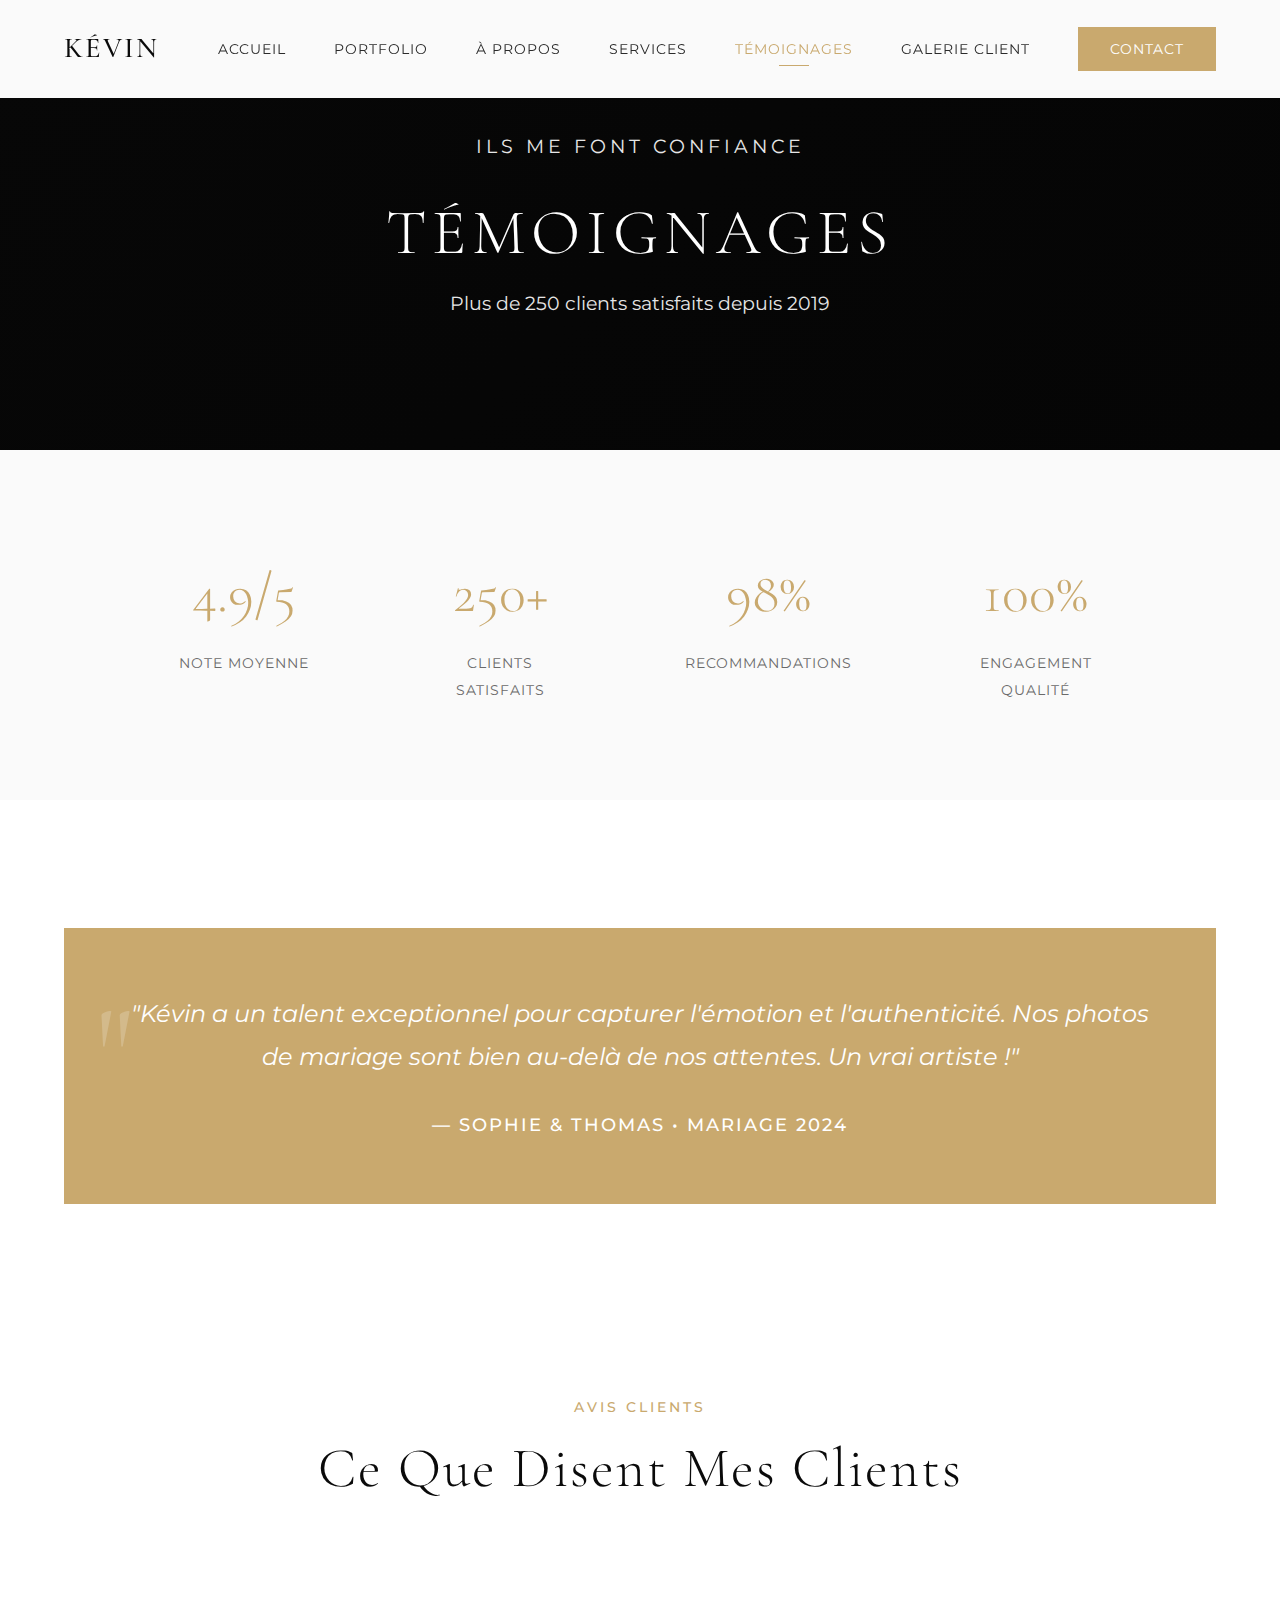
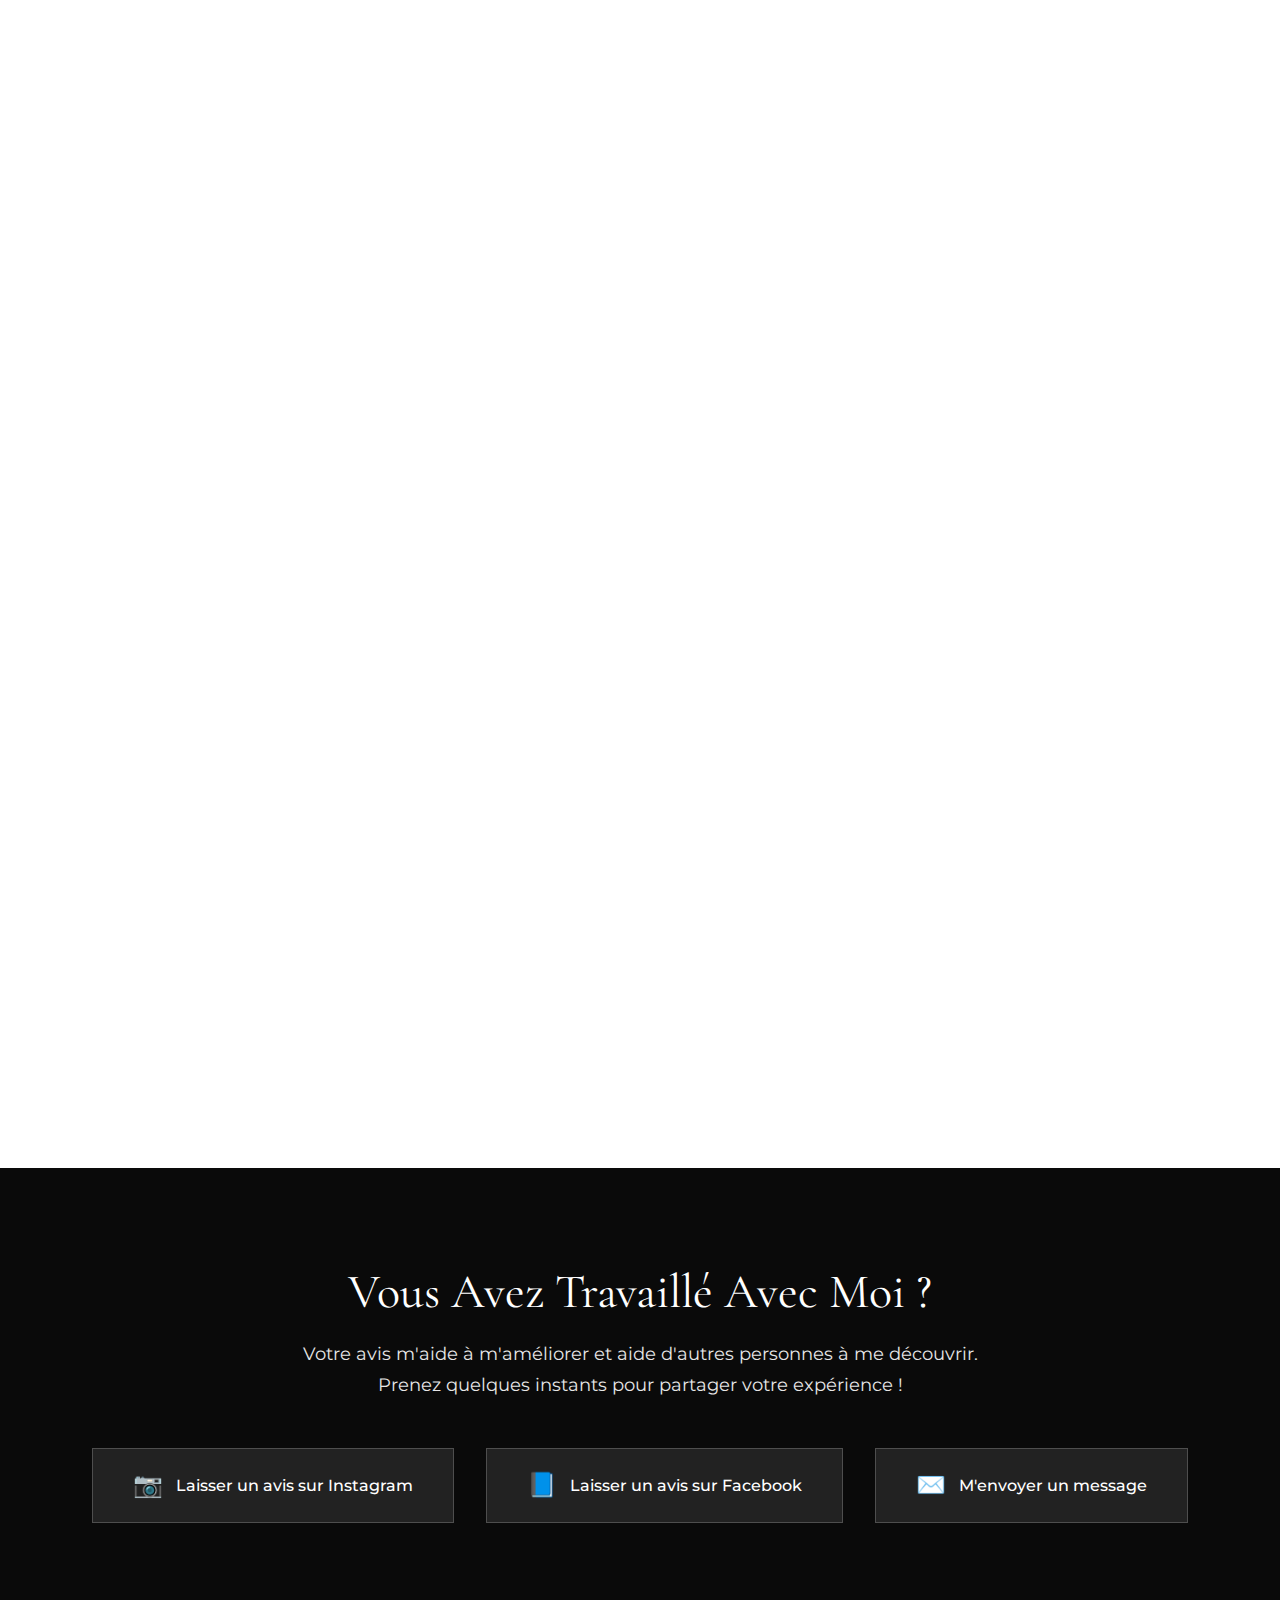
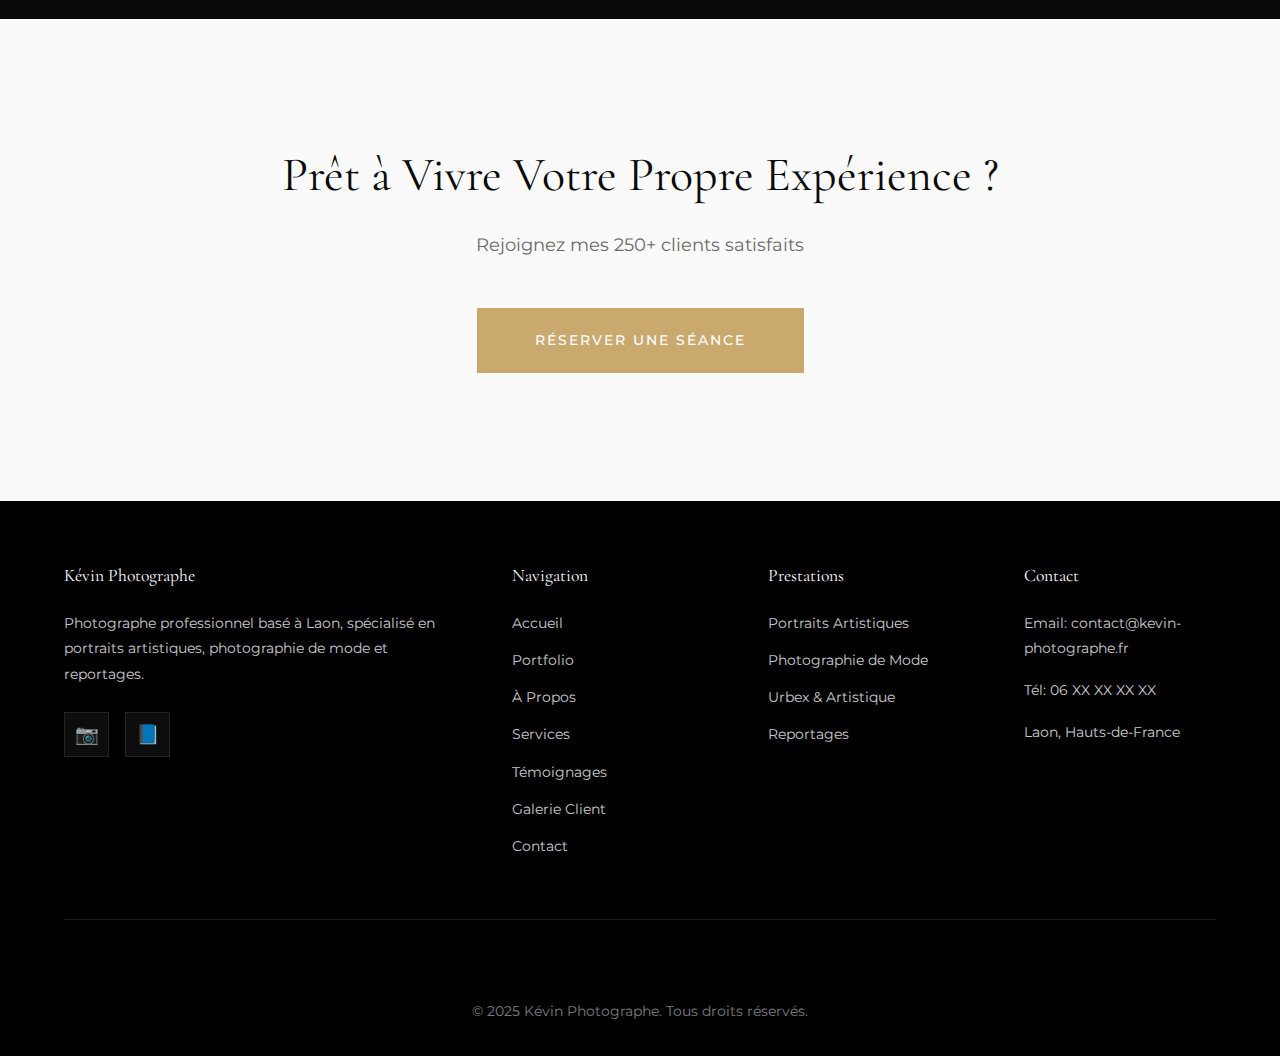
<file: temoignages.html>
<!DOCTYPE html>
<html lang="fr">
<head>
    <meta charset="UTF-8">
    <meta name="viewport" content="width=device-width, initial-scale=1.0">
    <title>Témoignages - Kévin Photographe</title>
    <meta name="description" content="Découvrez les avis de mes clients satisfaits. Plus de 250 clients m'ont fait confiance pour immortaliser leurs moments précieux.">
    <link rel="preconnect" href="https://fonts.googleapis.com">
    <link rel="preconnect" href="https://fonts.gstatic.com" crossorigin>
    <link href="https://fonts.googleapis.com/css2?family=Cormorant+Garamond:wght@300;400;500;600&family=Montserrat:wght@300;400;500;600;700&display=swap" rel="stylesheet">
    <link rel="stylesheet" href="styles.css">
    <style>
        /* Testimonials specific styles */
        .testimonials-grid {
            display: grid;
            grid-template-columns: repeat(2, 1fr);
            gap: 3rem;
            margin-top: 4rem;
        }

        .testimonial-card {
            background: white;
            padding: 3rem;
            border-left: 4px solid var(--accent-gold);
            transition: all 0.4s ease;
            box-shadow: 0 2px 10px rgba(0,0,0,0.05);
        }

        .testimonial-card:hover {
            transform: translateY(-5px);
            box-shadow: 0 10px 30px rgba(0,0,0,0.1);
        }

        .testimonial-header {
            display: flex;
            align-items: center;
            gap: 1.5rem;
            margin-bottom: 2rem;
        }

        .testimonial-avatar {
            width: 70px;
            height: 70px;
            border-radius: 50%;
            background: var(--accent-gold);
            display: flex;
            align-items: center;
            justify-content: center;
            color: white;
            font-size: 1.8rem;
            font-weight: 600;
            flex-shrink: 0;
        }

        .testimonial-info h3 {
            font-size: 1.3rem;
            margin-bottom: 0.3rem;
            color: var(--primary-dark);
        }

        .testimonial-service {
            color: var(--accent-gold);
            font-size: 0.85rem;
            letter-spacing: 1px;
            text-transform: uppercase;
        }

        .testimonial-rating {
            display: flex;
            gap: 0.3rem;
            margin-bottom: 1.5rem;
        }

        .star {
            color: var(--accent-gold);
            font-size: 1.2rem;
        }

        .testimonial-text {
            font-style: italic;
            color: var(--text-light);
            line-height: 1.9;
            font-size: 1.05rem;
            margin-bottom: 1.5rem;
        }

        .testimonial-date {
            color: var(--text-light);
            font-size: 0.85rem;
            opacity: 0.7;
        }

        /* Rating stats */
        .rating-stats {
            background: var(--background-light);
            padding: 4rem 0;
        }

        .stats-container {
            max-width: 1000px;
            margin: 0 auto;
            display: grid;
            grid-template-columns: repeat(4, 1fr);
            gap: 3rem;
            text-align: center;
        }

        .rating-stat {
            padding: 2rem;
        }

        .rating-number {
            font-family: 'Cormorant Garamond', serif;
            font-size: 3.5rem;
            font-weight: 300;
            color: var(--accent-gold);
            display: block;
            margin-bottom: 0.5rem;
        }

        .rating-label {
            color: var(--text-light);
            font-size: 0.9rem;
            text-transform: uppercase;
            letter-spacing: 1px;
        }

        /* CTA Form Section */
        .review-cta {
            background: var(--primary-dark);
            color: white;
            padding: 6rem 4rem;
            text-align: center;
        }

        .review-cta h2 {
            font-size: 3rem;
            margin-bottom: 1rem;
            color: white;
        }

        .review-cta p {
            font-size: 1.15rem;
            opacity: 0.9;
            margin-bottom: 2.5rem;
            max-width: 700px;
            margin-left: auto;
            margin-right: auto;
        }

        .review-platforms {
            display: flex;
            gap: 2rem;
            justify-content: center;
            flex-wrap: wrap;
            margin-top: 3rem;
        }

        .platform-link {
            display: inline-flex;
            align-items: center;
            gap: 0.8rem;
            padding: 1rem 2.5rem;
            background: rgba(255,255,255,0.1);
            border: 1px solid rgba(255,255,255,0.2);
            color: white;
            text-decoration: none;
            transition: all 0.3s ease;
            font-weight: 500;
        }

        .platform-link:hover {
            background: var(--accent-gold);
            border-color: var(--accent-gold);
            transform: translateY(-3px);
        }

        .platform-icon {
            font-size: 1.5rem;
        }

        /* Featured testimonial */
        .featured-testimonial {
            background: var(--accent-gold);
            color: white;
            padding: 4rem;
            text-align: center;
            margin: 4rem 0;
            position: relative;
        }

        .featured-testimonial::before {
            content: '"';
            position: absolute;
            top: 1rem;
            left: 2rem;
            font-size: 8rem;
            font-family: 'Cormorant Garamond', serif;
            opacity: 0.2;
        }

        .featured-testimonial p {
            font-size: 1.5rem;
            font-style: italic;
            line-height: 1.8;
            margin-bottom: 2rem;
            position: relative;
            z-index: 1;
        }

        .featured-author {
            font-size: 1.1rem;
            font-weight: 500;
            letter-spacing: 2px;
            text-transform: uppercase;
        }

        @media (max-width: 1200px) {
            .testimonials-grid {
                grid-template-columns: 1fr;
            }

            .stats-container {
                grid-template-columns: repeat(2, 1fr);
            }
        }

        @media (max-width: 600px) {
            .testimonial-card {
                padding: 2rem;
            }

            .stats-container {
                grid-template-columns: 1fr;
            }

            .featured-testimonial {
                padding: 3rem 2rem;
            }

            .featured-testimonial p {
                font-size: 1.2rem;
            }
        }
    </style>
</head>
<body>
    <!-- Header -->
    <header id="header">
        <nav>
            <a href="index.html" class="logo">Kévin</a>
            <div class="menu-toggle" id="menuToggle">
                <span></span>
                <span></span>
                <span></span>
            </div>
            <ul class="nav-links" id="navLinks">
                <li><a href="index.html">Accueil</a></li>
                <li><a href="portfolio.html">Portfolio</a></li>
                <li><a href="a-propos.html">À Propos</a></li>
                <li><a href="services.html">Services</a></li>
                <li><a href="temoignages.html" class="active">Témoignages</a></li>
                <li><a href="galerie-client.html">Galerie Client</a></li>
                <li><a href="contact.html" class="cta-nav">Contact</a></li>
            </ul>
        </nav>
    </header>

    <!-- Page Header -->
    <section class="page-header">
        <div>
            <p class="hero-subtitle">Ils Me Font Confiance</p>
            <h1>TÉMOIGNAGES</h1>
            <p>Plus de 250 clients satisfaits depuis 2019</p>
        </div>
    </section>

    <!-- Rating Stats -->
    <section class="rating-stats">
        <div class="stats-container">
            <div class="rating-stat">
                <span class="rating-number">4.9/5</span>
                <span class="rating-label">Note Moyenne</span>
            </div>
            <div class="rating-stat">
                <span class="rating-number">250+</span>
                <span class="rating-label">Clients Satisfaits</span>
            </div>
            <div class="rating-stat">
                <span class="rating-number">98%</span>
                <span class="rating-label">Recommandations</span>
            </div>
            <div class="rating-stat">
                <span class="rating-number">100%</span>
                <span class="rating-label">Engagement Qualité</span>
            </div>
        </div>
    </section>

    <!-- Featured Testimonial -->
    <section style="padding: 4rem 4rem 0;">
        <div class="featured-testimonial">
            <p>"Kévin a un talent exceptionnel pour capturer l'émotion et l'authenticité. Nos photos de mariage sont bien au-delà de nos attentes. Un vrai artiste !"</p>
            <div class="featured-author">— Sophie & Thomas • Mariage 2024</div>
        </div>
    </section>

    <!-- Testimonials Section -->
    <section>
        <div class="section-header">
            <p class="section-label">Avis Clients</p>
            <h2 class="section-title">Ce Que Disent Mes Clients</h2>
        </div>

        <div class="testimonials-grid">
            <!-- Testimonial 1 -->
            <div class="testimonial-card">
                <div class="testimonial-header">
                    <div class="testimonial-avatar">A</div>
                    <div class="testimonial-info">
                        <h3>Alyson</h3>
                        <p class="testimonial-service">Séance Portrait</p>
                    </div>
                </div>
                <div class="testimonial-rating">
                    <span class="star">★</span>
                    <span class="star">★</span>
                    <span class="star">★</span>
                    <span class="star">★</span>
                    <span class="star">★</span>
                </div>
                <p class="testimonial-text">"Une séance photo exceptionnelle ! Kévin a su me mettre à l'aise dès les premières minutes. Il a un œil incroyable pour trouver les bons angles et la bonne lumière. Les photos sont magnifiques et d'une qualité professionnelle impressionnante. Je recommande à 100% !"</p>
                <p class="testimonial-date">Avril 2024</p>
            </div>

            <!-- Testimonial 2 -->
            <div class="testimonial-card">
                <div class="testimonial-header">
                    <div class="testimonial-avatar">C</div>
                    <div class="testimonial-info">
                        <h3>Camille</h3>
                        <p class="testimonial-service">Séance Couple</p>
                    </div>
                </div>
                <div class="testimonial-rating">
                    <span class="star">★</span>
                    <span class="star">★</span>
                    <span class="star">★</span>
                    <span class="star">★</span>
                    <span class="star">★</span>
                </div>
                <p class="testimonial-text">"Professionnel, créatif et à l'écoute. Nos photos de couple sont sublimes et nous rappellent chaque jour la magie de cet instant. Kévin a réussi à capturer notre complicité de manière authentique et naturelle. Un immense merci !"</p>
                <p class="testimonial-date">Février 2024</p>
            </div>

            <!-- Testimonial 3 -->
            <div class="testimonial-card">
                <div class="testimonial-header">
                    <div class="testimonial-avatar">S</div>
                    <div class="testimonial-info">
                        <h3>Stéphanie - Atelier BND</h3>
                        <p class="testimonial-service">Photographie Mode</p>
                    </div>
                </div>
                <div class="testimonial-rating">
                    <span class="star">★</span>
                    <span class="star">★</span>
                    <span class="star">★</span>
                    <span class="star">★</span>
                    <span class="star">★</span>
                </div>
                <p class="testimonial-text">"Un talent fou ! Les photos de notre collaboration pour Miss Aisne étaient parfaites. Kévin a un œil artistique remarquable et une grande maîtrise technique. Ses photos ont vraiment mis en valeur nos créations. Une collaboration enrichissante !"</p>
                <p class="testimonial-date">Novembre 2023</p>
            </div>

            <!-- Testimonial 4 -->
            <div class="testimonial-card">
                <div class="testimonial-header">
                    <div class="testimonial-avatar">J</div>
                    <div class="testimonial-info">
                        <h3>Johanna</h3>
                        <p class="testimonial-service">Séance Portrait</p>
                    </div>
                </div>
                <div class="testimonial-rating">
                    <span class="star">★</span>
                    <span class="star">★</span>
                    <span class="star">★</span>
                    <span class="star">★</span>
                    <span class="star">★</span>
                </div>
                <p class="testimonial-text">"J'avais besoin de photos professionnelles pour ma recherche d'emploi. Kévin a dépassé toutes mes attentes ! Les photos sont élégantes, naturelles et vraiment à mon image. J'ai reçu de nombreux compliments et je suis convaincue qu'elles m'ont aidée dans mes démarches."</p>
                <p class="testimonial-date">Septembre 2023</p>
            </div>

            <!-- Testimonial 5 -->
            <div class="testimonial-card">
                <div class="testimonial-header">
                    <div class="testimonial-avatar">L</div>
                    <div class="testimonial-info">
                        <h3>Laura</h3>
                        <p class="testimonial-service">Reportage Mariage</p>
                    </div>
                </div>
                <div class="testimonial-rating">
                    <span class="star">★</span>
                    <span class="star">★</span>
                    <span class="star">★</span>
                    <span class="star">★</span>
                    <span class="star">★</span>
                </div>
                <p class="testimonial-text">"Kévin a photographié notre mariage et nous sommes absolument ravis du résultat ! Il a su se faire discret tout en capturant tous les moments importants et les émotions. Ses photos racontent parfaitement l'histoire de notre journée. Un grand professionnel !"</p>
                <p class="testimonial-date">Juillet 2023</p>
            </div>

            <!-- Testimonial 6 -->
            <div class="testimonial-card">
                <div class="testimonial-header">
                    <div class="testimonial-avatar">M</div>
                    <div class="testimonial-info">
                        <h3>Marie</h3>
                        <p class="testimonial-service">Séance Grossesse</p>
                    </div>
                </div>
                <div class="testimonial-rating">
                    <span class="star">★</span>
                    <span class="star">★</span>
                    <span class="star">★</span>
                    <span class="star">★</span>
                    <span class="star">★</span>
                </div>
                <p class="testimonial-text">"Moment magique immortalisé avec talent ! Kévin a su créer une atmosphère douce et bienveillante pour ma séance grossesse. Les photos sont magnifiques, poétiques et pleines d'émotion. Un souvenir précieux que nous chérirons toute notre vie."</p>
                <p class="testimonial-date">Mai 2023</p>
            </div>

            <!-- Testimonial 7 -->
            <div class="testimonial-card">
                <div class="testimonial-header">
                    <div class="testimonial-avatar">T</div>
                    <div class="testimonial-info">
                        <h3>Thomas</h3>
                        <p class="testimonial-service">Séance Urbex</p>
                    </div>
                </div>
                <div class="testimonial-rating">
                    <span class="star">★</span>
                    <span class="star">★</span>
                    <span class="star">★</span>
                    <span class="star">★</span>
                    <span class="star">★</span>
                </div>
                <p class="testimonial-text">"Expérience unique et créative ! J'adore l'urbex et Kévin a parfaitement compris ma vision. Les photos sont spectaculaires, avec une ambiance incroyable. Son sens artistique et sa maîtrise de la lumière font vraiment la différence. Hâte de refaire une séance !"</p>
                <p class="testimonial-date">Mars 2023</p>
            </div>

            <!-- Testimonial 8 -->
            <div class="testimonial-card">
                <div class="testimonial-header">
                    <div class="testimonial-avatar">E</div>
                    <div class="testimonial-info">
                        <h3>Emma</h3>
                        <p class="testimonial-service">Séance Portrait</p>
                    </div>
                </div>
                <div class="testimonial-rating">
                    <span class="star">★</span>
                    <span class="star">★</span>
                    <span class="star">★</span>
                    <span class="star">★</span>
                    <span class="star">★</span>
                </div>
                <p class="testimonial-text">"Je n'aimais pas me faire prendre en photo, mais Kévin a changé ma perception ! Il m'a mise en confiance et a su révéler le meilleur de moi-même. Les photos sont sublimes et je me reconnais vraiment. Merci pour ce moment et pour ces merveilleux souvenirs."</p>
                <p class="testimonial-date">Janvier 2023</p>
            </div>

            <!-- Testimonial 9 -->
            <div class="testimonial-card">
                <div class="testimonial-header">
                    <div class="testimonial-avatar">N</div>
                    <div class="testimonial-info">
                        <h3>Nicolas</h3>
                        <p class="testimonial-service">Reportage Entreprise</p>
                    </div>
                </div>
                <div class="testimonial-rating">
                    <span class="star">★</span>
                    <span class="star">★</span>
                    <span class="star">★</span>
                    <span class="star">★</span>
                    <span class="star">★</span>
                </div>
                <p class="testimonial-text">"Nous avons fait appel à Kévin pour des photos corporate de notre équipe. Résultat impeccable ! Les photos sont professionnelles, dynamiques et reflètent parfaitement l'esprit de notre entreprise. Livraison rapide et service au top. Je recommande vivement !"</p>
                <p class="testimonial-date">Décembre 2022</p>
            </div>

            <!-- Testimonial 10 -->
            <div class="testimonial-card">
                <div class="testimonial-header">
                    <div class="testimonial-avatar">C</div>
                    <div class="testimonial-info">
                        <h3>Clarisse</h3>
                        <p class="testimonial-service">Séance Portrait</p>
                    </div>
                </div>
                <div class="testimonial-rating">
                    <span class="star">★</span>
                    <span class="star">★</span>
                    <span class="star">★</span>
                    <span class="star">★</span>
                    <span class="star">★</span>
                </div>
                <p class="testimonial-text">"Séance photo sur la Montagne Couronnée de Laon, un lieu magnifique et des photos encore plus belles ! Kévin a un vrai talent pour choisir les lieux et jouer avec la lumière naturelle. Le rendu est absolument magnifique. Une expérience que je recommande à tous !"</p>
                <p class="testimonial-date">Octobre 2022</p>
            </div>
        </div>
    </section>

    <!-- Review CTA -->
    <section class="review-cta">
        <h2>Vous Avez Travaillé Avec Moi ?</h2>
        <p>Votre avis m'aide à m'améliorer et aide d'autres personnes à me découvrir. Prenez quelques instants pour partager votre expérience !</p>
        
        <div class="review-platforms">
            <a href="#" class="platform-link">
                <span class="platform-icon">📷</span>
                <span>Laisser un avis sur Instagram</span>
            </a>
            <a href="#" class="platform-link">
                <span class="platform-icon">📘</span>
                <span>Laisser un avis sur Facebook</span>
            </a>
            <a href="contact.html" class="platform-link">
                <span class="platform-icon">✉️</span>
                <span>M'envoyer un message</span>
            </a>
        </div>
    </section>

    <!-- CTA Section -->
    <section class="cta-section">
        <div class="cta-content">
            <h2>Prêt à Vivre Votre Propre Expérience ?</h2>
            <p>Rejoignez mes 250+ clients satisfaits</p>
            <a href="contact.html" class="cta-button">Réserver une séance</a>
        </div>
    </section>

    <!-- Footer -->
    <footer>
        <div class="footer-content">
            <div class="footer-section">
                <h3>Kévin Photographe</h3>
                <p>Photographe professionnel basé à Laon, spécialisé en portraits artistiques, photographie de mode et reportages.</p>
                <div class="social-links">
                    <a href="#" title="Instagram">📷</a>
                    <a href="#" title="Facebook">📘</a>
                </div>
            </div>

            <div class="footer-section">
                <h3>Navigation</h3>
                <a href="index.html">Accueil</a>
                <a href="portfolio.html">Portfolio</a>
                <a href="a-propos.html">À Propos</a>
                <a href="services.html">Services</a>
                <a href="temoignages.html">Témoignages</a>
                <a href="galerie-client.html">Galerie Client</a>
                <a href="contact.html">Contact</a>
            </div>

            <div class="footer-section">
                <h3>Prestations</h3>
                <a href="services.html#portraits">Portraits Artistiques</a>
                <a href="services.html#mode">Photographie de Mode</a>
                <a href="services.html#urbex">Urbex & Artistique</a>
                <a href="services.html#reportages">Reportages</a>
            </div>

            <div class="footer-section">
                <h3>Contact</h3>
                <p>Email: contact@kevin-photographe.fr</p>
                <p>Tél: 06 XX XX XX XX</p>
                <p>Laon, Hauts-de-France</p>
            </div>
        </div>

        <div class="footer-bottom">
            <p>&copy; 2025 Kévin Photographe. Tous droits réservés.</p>
        </div>
    </footer>

    <script src="script.js"></script>
</body>
</html>
</file>
<file: styles.css>
/* Reset & Variables */
* {
    margin: 0;
    padding: 0;
    box-sizing: border-box;
}

:root {
    --primary-dark: #0a0a0a;
    --primary-light: #ffffff;
    --accent-gold: #c9a96e;
    --accent-gold-dark: #a58750;
    --text-dark: #2a2a2a;
    --text-light: #6a6a6a;
    --background-light: #fafafa;
    --border-light: #e8e8e8;
}

body {
    font-family: 'Montserrat', -apple-system, BlinkMacSystemFont, sans-serif;
    line-height: 1.7;
    color: var(--text-dark);
    background-color: var(--primary-light);
    overflow-x: hidden;
    -webkit-font-smoothing: antialiased;
    -moz-osx-font-smoothing: grayscale;
}

h1, h2, h3, h4, h5, h6 {
    font-family: 'Cormorant Garamond', serif;
    font-weight: 400;
    line-height: 1.2;
}

html {
    scroll-behavior: smooth;
}

/* Header */
header {
    position: fixed;
    width: 100%;
    top: 0;
    z-index: 1000;
    background: rgba(255, 255, 255, 0.98);
    backdrop-filter: blur(20px);
    padding: 1.5rem 4rem;
    transition: all 0.4s cubic-bezier(0.4, 0, 0.2, 1);
    border-bottom: 1px solid transparent;
}

header.scrolled {
    padding: 1rem 4rem;
    border-bottom: 1px solid var(--border-light);
    box-shadow: 0 2px 20px rgba(0, 0, 0, 0.03);
}

nav {
    max-width: 1600px;
    margin: 0 auto;
    display: flex;
    justify-content: space-between;
    align-items: center;
}

.logo {
    font-family: 'Cormorant Garamond', serif;
    font-size: 1.8rem;
    font-weight: 500;
    color: var(--primary-dark);
    letter-spacing: 2px;
    text-transform: uppercase;
    text-decoration: none;
}

.nav-links {
    display: flex;
    gap: 3rem;
    list-style: none;
    align-items: center;
}

.nav-links a {
    color: var(--text-dark);
    text-decoration: none;
    font-size: 0.9rem;
    font-weight: 400;
    letter-spacing: 1px;
    text-transform: uppercase;
    transition: all 0.3s ease;
    position: relative;
}

.nav-links a.active {
    color: var(--accent-gold);
}

.nav-links a::after {
    content: '';
    position: absolute;
    bottom: -8px;
    left: 50%;
    transform: translateX(-50%) scaleX(0);
    width: 30px;
    height: 1px;
    background: var(--accent-gold);
    transition: transform 0.3s ease;
}

.nav-links a:hover::after,
.nav-links a.active::after {
    transform: translateX(-50%) scaleX(1);
}

.nav-links a:hover {
    color: var(--accent-gold);
}

.cta-nav {
    background: var(--accent-gold);
    padding: 0.8rem 2rem;
    border-radius: 0;
    color: white !important;
    font-weight: 500;
}

.cta-nav:hover {
    background: var(--accent-gold-dark);
    transform: translateY(-2px);
}

.cta-nav::after {
    display: none;
}

.menu-toggle {
    display: none;
    flex-direction: column;
    gap: 6px;
    cursor: pointer;
}

.menu-toggle span {
    width: 30px;
    height: 2px;
    background: var(--primary-dark);
    transition: all 0.3s ease;
}

/* Hero Section */
.hero {
    min-height: 100vh;
    display: flex;
    align-items: center;
    justify-content: center;
    background: linear-gradient(135deg, rgba(10, 10, 10, 0.7) 0%, rgba(10, 10, 10, 0.5) 100%),
                url('data:image/svg+xml,<svg xmlns="http://www.w3.org/2000/svg" viewBox="0 0 1920 1080"><rect fill="%23000" width="1920" height="1080"/></svg>');
    background-size: cover;
    background-position: center;
    background-attachment: fixed;
    color: white;
    text-align: center;
    padding: 2rem;
    position: relative;
}

.hero::before {
    content: '';
    position: absolute;
    top: 0;
    left: 0;
    right: 0;
    bottom: 0;
    background: radial-gradient(circle at 50% 50%, rgba(201, 169, 110, 0.05), transparent 70%);
}

.hero-content {
    position: relative;
    z-index: 1;
    max-width: 1000px;
    animation: fadeInUp 1.2s ease;
}

.hero-subtitle {
    font-size: 0.95rem;
    letter-spacing: 4px;
    text-transform: uppercase;
    margin-bottom: 2rem;
    opacity: 0.9;
    font-weight: 400;
}

.hero-content h1 {
    font-size: 5.5rem;
    margin-bottom: 2rem;
    font-weight: 300;
    letter-spacing: 8px;
    line-height: 1.1;
}

.hero-content .tagline {
    font-family: 'Cormorant Garamond', serif;
    font-size: 1.6rem;
    margin-bottom: 3.5rem;
    opacity: 0.95;
    font-weight: 300;
    font-style: italic;
    max-width: 700px;
    margin-left: auto;
    margin-right: auto;
}

@keyframes fadeInUp {
    from {
        opacity: 0;
        transform: translateY(40px);
    }
    to {
        opacity: 1;
        transform: translateY(0);
    }
}

.hero-buttons {
    display: flex;
    gap: 2rem;
    justify-content: center;
    flex-wrap: wrap;
}

.cta-button {
    display: inline-block;
    padding: 1.2rem 3.5rem;
    background: var(--accent-gold);
    color: white;
    text-decoration: none;
    font-weight: 500;
    letter-spacing: 2px;
    text-transform: uppercase;
    font-size: 0.85rem;
    transition: all 0.4s cubic-bezier(0.4, 0, 0.2, 1);
    border: 2px solid var(--accent-gold);
}

.cta-button:hover {
    background: var(--accent-gold-dark);
    border-color: var(--accent-gold-dark);
    transform: translateY(-3px);
    box-shadow: 0 10px 30px rgba(201, 169, 110, 0.3);
}

.cta-button.secondary {
    background: transparent;
    border: 2px solid white;
    color: white;
}

.cta-button.secondary:hover {
    background: white;
    color: var(--primary-dark);
    border-color: white;
}

.scroll-indicator {
    position: absolute;
    bottom: 40px;
    left: 50%;
    transform: translateX(-50%);
    animation: bounce 2s infinite;
}

.scroll-indicator::before {
    content: '⌄';
    font-size: 2rem;
    color: white;
    opacity: 0.7;
}

@keyframes bounce {
    0%, 100% { transform: translateX(-50%) translateY(0); }
    50% { transform: translateX(-50%) translateY(10px); }
}

/* Section commune */
section {
    padding: 8rem 4rem;
    max-width: 1600px;
    margin: 0 auto;
}

.section-header {
    text-align: center;
    margin-bottom: 5rem;
}

.section-label {
    font-size: 0.85rem;
    letter-spacing: 3px;
    text-transform: uppercase;
    color: var(--accent-gold);
    margin-bottom: 1rem;
    font-weight: 500;
}

.section-title {
    font-size: 3.5rem;
    margin-bottom: 1.5rem;
    font-weight: 300;
    letter-spacing: 2px;
    color: var(--primary-dark);
}

.section-subtitle {
    font-size: 1.1rem;
    color: var(--text-light);
    max-width: 700px;
    margin: 0 auto;
    line-height: 1.8;
}

/* Intro Section */
.intro-section {
    background: var(--background-light);
    text-align: center;
}

.intro-content {
    max-width: 800px;
    margin: 0 auto;
}

.intro-text {
    font-size: 1.15rem;
    line-height: 1.9;
    color: var(--text-light);
    margin-bottom: 2.5rem;
}

.link-arrow {
    color: var(--accent-gold);
    text-decoration: none;
    font-weight: 500;
    letter-spacing: 1px;
    transition: all 0.3s ease;
}

.link-arrow:hover {
    color: var(--accent-gold-dark);
    transform: translateX(5px);
    display: inline-block;
}

/* Featured Section */
.featured-grid {
    display: grid;
    grid-template-columns: repeat(4, 1fr);
    gap: 2rem;
    margin-top: 3rem;
}

.featured-item {
    position: relative;
    overflow: hidden;
    cursor: pointer;
    aspect-ratio: 3/4;
    background: #f5f5f5;
    transition: all 0.5s cubic-bezier(0.4, 0, 0.2, 1);
}

.featured-item.large {
    grid-column: span 2;
    grid-row: span 2;
}

.featured-item::before {
    content: '';
    position: absolute;
    top: 0;
    left: 0;
    right: 0;
    bottom: 0;
    background: linear-gradient(to bottom, transparent 0%, rgba(0,0,0,0.8) 100%);
    opacity: 0;
    transition: opacity 0.4s ease;
    z-index: 1;
}

.featured-item:hover::before {
    opacity: 1;
}

.featured-item:hover {
    transform: translateY(-8px);
    box-shadow: 0 20px 40px rgba(0,0,0,0.15);
}

.featured-item img {
    width: 100%;
    height: 100%;
    object-fit: cover;
    transition: transform 0.6s cubic-bezier(0.4, 0, 0.2, 1);
}

.featured-item:hover img {
    transform: scale(1.08);
}

.featured-overlay {
    position: absolute;
    bottom: 0;
    left: 0;
    right: 0;
    padding: 2rem 1.5rem;
    transform: translateY(100%);
    transition: transform 0.4s cubic-bezier(0.4, 0, 0.2, 1);
    z-index: 2;
}

.featured-item:hover .featured-overlay {
    transform: translateY(0);
}

.featured-category {
    display: inline-block;
    font-size: 0.75rem;
    letter-spacing: 2px;
    text-transform: uppercase;
    color: var(--accent-gold);
    margin-bottom: 0.5rem;
}

.featured-overlay h3 {
    color: white;
    font-size: 1.4rem;
    margin-bottom: 0.5rem;
    font-weight: 400;
}

.featured-overlay p {
    color: rgba(255,255,255,0.9);
    font-size: 0.85rem;
}

.featured-cta {
    text-align: center;
    margin-top: 4rem;
}

/* Services Preview */
.services-preview {
    background: var(--background-light);
}

.services-grid {
    display: grid;
    grid-template-columns: repeat(4, 1fr);
    gap: 3rem;
    margin-top: 4rem;
}

.service-card {
    padding: 3rem 2rem;
    text-align: center;
    transition: all 0.4s ease;
    border: 1px solid var(--border-light);
    background: white;
}

.service-card:hover {
    transform: translateY(-10px);
    box-shadow: 0 20px 40px rgba(0,0,0,0.08);
    border-color: var(--accent-gold);
}

.service-icon {
    font-size: 2.5rem;
    margin-bottom: 2rem;
    opacity: 0.9;
}

.service-card h3 {
    font-size: 1.3rem;
    margin-bottom: 1rem;
    color: var(--primary-dark);
}

.service-card p {
    color: var(--text-light);
    line-height: 1.8;
    font-size: 0.95rem;
    margin-bottom: 1.5rem;
}

.service-link {
    color: var(--accent-gold);
    text-decoration: none;
    font-weight: 500;
    font-size: 0.9rem;
    transition: all 0.3s ease;
}

.service-link:hover {
    color: var(--accent-gold-dark);
}

/* Stats Section */
.stats-section {
    background: var(--primary-dark);
    color: white;
}

.stats-grid {
    display: grid;
    grid-template-columns: repeat(4, 1fr);
    gap: 4rem;
    text-align: center;
}

.stat-item {
    padding: 2rem 0;
}

.stat-number {
    font-family: 'Cormorant Garamond', serif;
    font-size: 3.5rem;
    font-weight: 300;
    color: var(--accent-gold);
    display: block;
    margin-bottom: 0.5rem;
}

.stat-label {
    color: rgba(255,255,255,0.8);
    font-size: 0.85rem;
    letter-spacing: 1px;
    text-transform: uppercase;
}

/* CTA Section */
.cta-section {
    background: var(--background-light);
    text-align: center;
}

.cta-content h2 {
    font-size: 3rem;
    margin-bottom: 1.5rem;
    color: var(--primary-dark);
}

.cta-content p {
    font-size: 1.15rem;
    color: var(--text-light);
    margin-bottom: 3rem;
}

/* Footer */
footer {
    background: #000000;
    color: rgba(255,255,255,0.8);
    padding: 4rem 4rem 2rem;
}

.footer-content {
    max-width: 1600px;
    margin: 0 auto;
    display: grid;
    grid-template-columns: 2fr 1fr 1fr 1fr;
    gap: 4rem;
    margin-bottom: 3rem;
    padding-bottom: 3rem;
    border-bottom: 1px solid rgba(255,255,255,0.1);
}

.footer-section h3 {
    margin-bottom: 1.5rem;
    font-size: 1.1rem;
    color: white;
    font-weight: 400;
}

.footer-section p {
    margin-bottom: 1rem;
    line-height: 1.8;
    font-size: 0.9rem;
}

.footer-section a {
    color: rgba(255,255,255,0.8);
    text-decoration: none;
    display: block;
    margin-bottom: 0.8rem;
    font-size: 0.9rem;
    transition: all 0.3s ease;
}

.footer-section a:hover {
    color: var(--accent-gold);
    padding-left: 5px;
}

.social-links {
    display: flex;
    gap: 1rem;
    margin-top: 1.5rem;
}

.social-links a {
    width: 45px;
    height: 45px;
    background: rgba(255,255,255,0.05);
    border: 1px solid rgba(255,255,255,0.1);
    display: flex;
    align-items: center;
    justify-content: center;
    font-size: 1.2rem;
    transition: all 0.3s ease;
    padding: 0;
}

.social-links a:hover {
    background: var(--accent-gold);
    border-color: var(--accent-gold);
    transform: translateY(-3px);
}

.footer-bottom {
    text-align: center;
    padding-top: 2rem;
    font-size: 0.85rem;
    opacity: 0.6;
}

/* Page Header (for internal pages) */
.page-header {
    min-height: 50vh;
    display: flex;
    align-items: center;
    justify-content: center;
    background: linear-gradient(135deg, rgba(10, 10, 10, 0.7) 0%, rgba(10, 10, 10, 0.5) 100%),
                url('data:image/svg+xml,<svg xmlns="http://www.w3.org/2000/svg" viewBox="0 0 1920 1080"><rect fill="%23000" width="1920" height="1080"/></svg>');
    background-size: cover;
    background-position: center;
    color: white;
    text-align: center;
    padding: 2rem;
    position: relative;
    margin-bottom: 0;
}

.page-header h1 {
    font-size: 4rem;
    font-weight: 300;
    letter-spacing: 6px;
    margin-bottom: 1rem;
}

.page-header p {
    font-size: 1.2rem;
    opacity: 0.9;
}

/* Responsive */
@media (max-width: 1200px) {
    .featured-grid {
        grid-template-columns: repeat(2, 1fr);
    }

    .featured-item.large {
        grid-column: span 1;
        grid-row: span 1;
    }

    .services-grid {
        grid-template-columns: repeat(2, 1fr);
    }

    .stats-grid {
        grid-template-columns: repeat(2, 1fr);
    }
}

@media (max-width: 968px) {
    header {
        padding: 1.2rem 2rem;
    }

    .nav-links {
        position: fixed;
        top: 80px;
        left: -100%;
        width: 100%;
        height: calc(100vh - 80px);
        background: white;
        flex-direction: column;
        justify-content: start;
        padding: 3rem 0;
        transition: left 0.3s ease;
        border-top: 1px solid var(--border-light);
    }

    .nav-links.active {
        left: 0;
    }

    .menu-toggle {
        display: flex;
    }

    .menu-toggle.active span:nth-child(1) {
        transform: rotate(45deg) translate(8px, 8px);
    }

    .menu-toggle.active span:nth-child(2) {
        opacity: 0;
    }

    .menu-toggle.active span:nth-child(3) {
        transform: rotate(-45deg) translate(7px, -7px);
    }

    .hero-content h1 {
        font-size: 3rem;
    }

    section {
        padding: 5rem 2rem;
    }

    .featured-grid,
    .services-grid,
    .stats-grid {
        grid-template-columns: 1fr;
    }

    .footer-content {
        grid-template-columns: 1fr;
        gap: 2rem;
    }
}

@media (max-width: 600px) {
    header {
        padding: 1rem 1.5rem;
    }

    .hero-content h1 {
        font-size: 2.2rem;
        letter-spacing: 4px;
    }

    .section-title {
        font-size: 2.5rem;
    }

    .page-header h1 {
        font-size: 2.5rem;
    }
}
</file>
